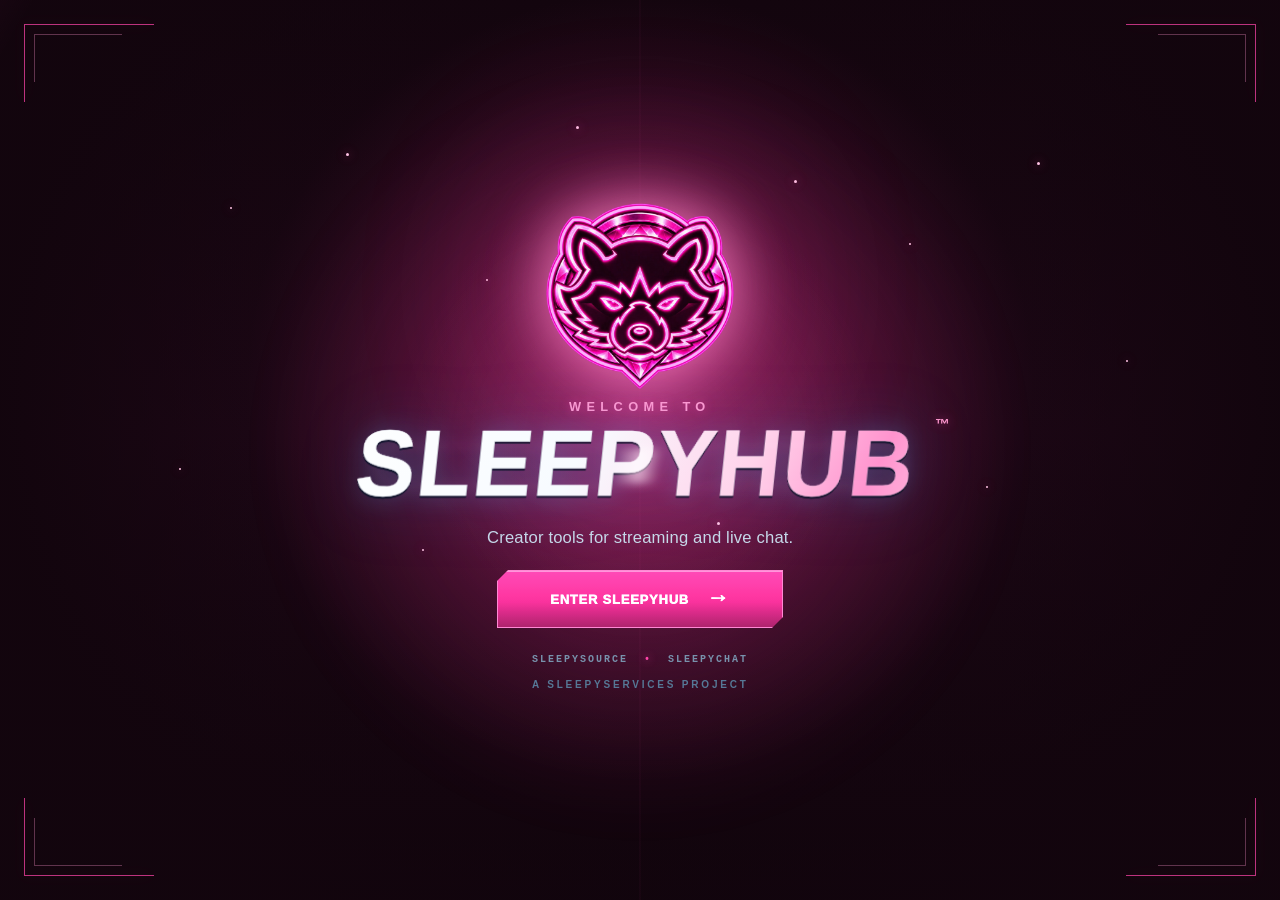
<file: index.html>
<!DOCTYPE html>

<html data-theme="blue" lang="en"><head><meta charset="utf-8"/><meta content="width=device-width,initial-scale=1" name="viewport"/><title>SleepyHub — Welcome</title><meta content="Enter SleepyHub — creator tools for streaming and live chat." name="description"/><link href="assets/images/favicon.png" rel="icon"/><meta content="SleepyHub" property="og:site_name"/><meta content="website" property="og:type"/><meta content="SleepyHub — Welcome" property="og:title"/><meta content="Enter SleepyHub — creator tools for streaming and live chat." property="og:description"/><meta content="summary" name="twitter:card"/><meta content="SleepyHub — Welcome" name="twitter:title"/><meta content="Enter SleepyHub — creator tools for streaming and live chat." name="twitter:description"/><meta content="#020711" name="theme-color"/><link href="https://sleepyhub.sleepyservices.workers.dev/" rel="canonical"/><meta content="https://sleepyhub.sleepyservices.workers.dev/" property="og:url"/><meta content="https://sleepyhub.sleepyservices.workers.dev/assets/images/themes/theme-blue.webp" property="og:image"/><meta content="SleepyHub raccoon logo" property="og:image:alt"/><meta content="https://sleepyhub.sleepyservices.workers.dev/assets/images/themes/theme-blue.webp" name="twitter:image"/><meta content="SleepyHub raccoon logo" name="twitter:image:alt"/><script src="assets/js/site-config.js"></script><script src="assets/js/theme-bootstrap.js"></script><script src="assets/js/site-meta.js"></script><link href="assets/css/app.css" rel="stylesheet"/></head><body class="intro-open">
<div aria-label="Welcome to SleepyHub" aria-modal="true" class="enter-screen" id="sleepyEnterScreen" role="dialog"><h1 class="sr-only">Welcome to SleepyHub</h1>
<div aria-hidden="true" class="enter-grid"></div>
<div aria-hidden="true" class="enter-particles">
<span></span><span></span><span></span><span></span><span></span><span></span><span></span><span></span><span></span><span></span><span></span><span></span>
</div>
<div aria-hidden="true" class="enter-frame enter-frame-outer"></div>
<div aria-hidden="true" class="enter-frame enter-frame-inner"></div>
<div aria-hidden="true" class="enter-glow"></div>
<div class="enter-shell">
<div class="enter-raccoon-wrap enter-reveal enter-reveal-0"><img alt="SleepyHub raccoon emblem" class="enter-raccoon" data-theme-logo="" src="assets/images/themes/theme-blue.webp" style="visibility:hidden"/></div>
<div class="enter-kicker enter-reveal enter-reveal-1">WELCOME TO</div>
<div class="enter-title enter-reveal enter-reveal-2"><span class="enter-title-word">SLEEPYHUB</span><sup>™</sup></div>
<p class="enter-tagline enter-reveal enter-reveal-3">Creator tools for streaming and live chat.</p>
<button class="enter-button" data-target="home.html" id="enterSleepyHub" type="button"><span>ENTER SLEEPYHUB</span><span aria-hidden="true" class="enter-arrow">→</span></button>
<div class="enter-products enter-reveal enter-reveal-6">SLEEPYSOURCE <span>•</span> SLEEPYCHAT</div>
<div class="enter-credit enter-reveal enter-reveal-6">A SLEEPYSERVICES PROJECT</div>
</div>
</div>
<script src="assets/js/app.js"></script></body></html>
</file>
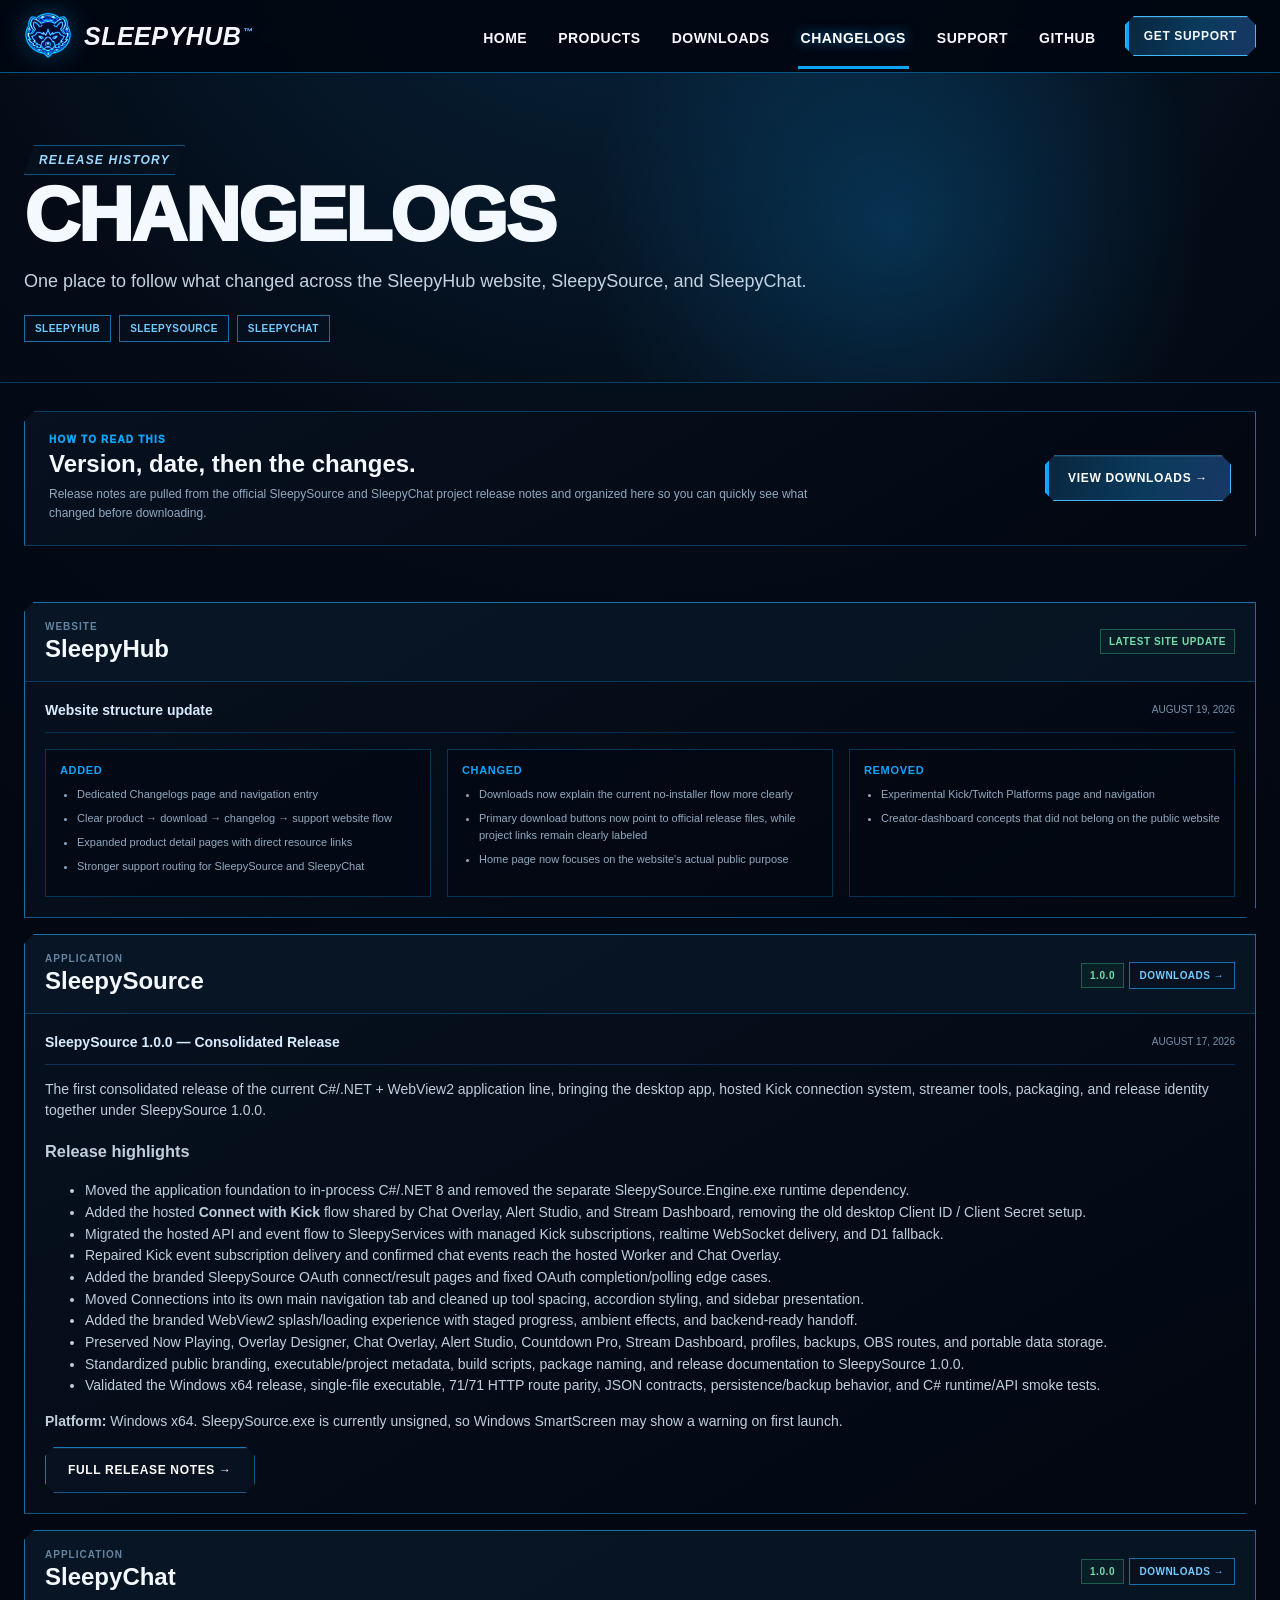
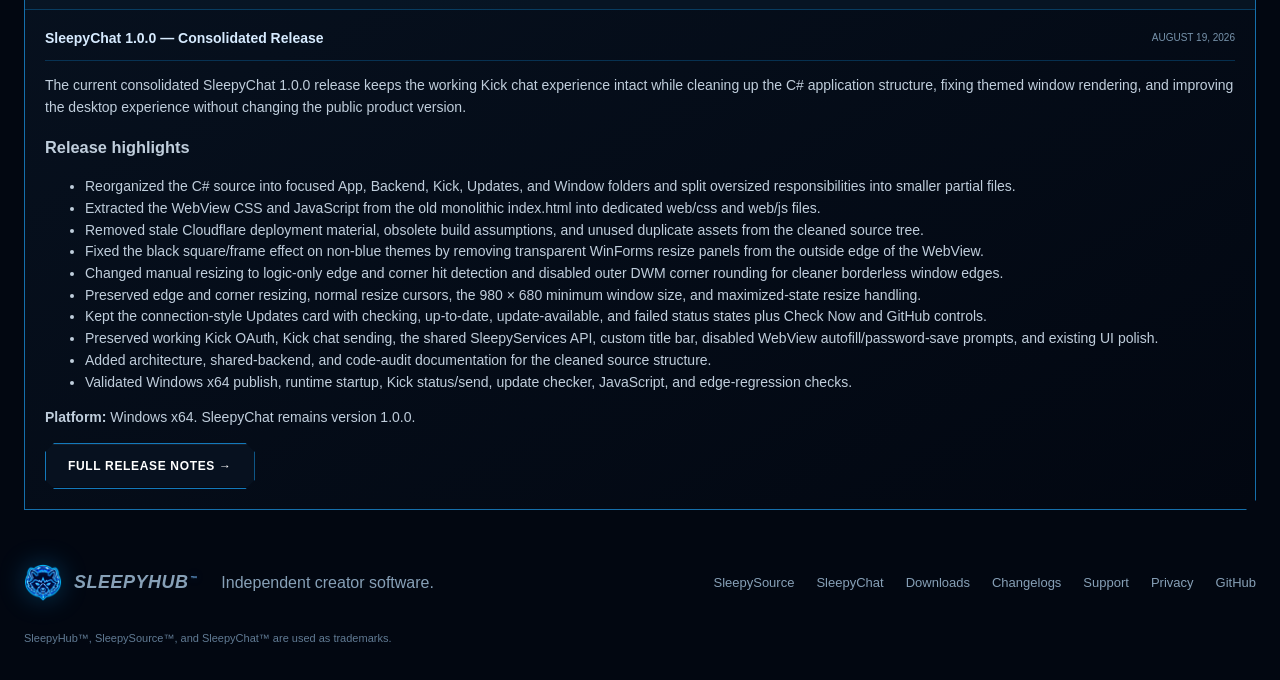
<file: changelog.html>
<!DOCTYPE html>

<html data-theme="blue" lang="en"><head><meta charset="utf-8"/><meta content="width=device-width,initial-scale=1" name="viewport"/><title>Changelogs — SleepyHub</title><meta content="Release notes and change history for SleepyHub, SleepySource and SleepyChat." name="description"/><link href="assets/images/favicon.png" rel="icon"/><meta content="SleepyHub" property="og:site_name"/><meta content="website" property="og:type"/><meta content="Changelogs — SleepyHub" property="og:title"/><meta content="Release notes and change history for SleepyHub, SleepySource and SleepyChat." property="og:description"/><meta content="summary" name="twitter:card"/><meta content="Changelogs — SleepyHub" name="twitter:title"/><meta content="Release notes and change history for SleepyHub, SleepySource and SleepyChat." name="twitter:description"/><meta content="#020711" name="theme-color"/><link href="https://sleepyhub.sleepyservices.workers.dev/changelog.html" rel="canonical"/><meta content="https://sleepyhub.sleepyservices.workers.dev/changelog.html" property="og:url"/><meta content="https://sleepyhub.sleepyservices.workers.dev/assets/images/themes/theme-blue.webp" property="og:image"/><meta content="SleepyHub raccoon logo" property="og:image:alt"/><meta content="https://sleepyhub.sleepyservices.workers.dev/assets/images/themes/theme-blue.webp" name="twitter:image"/><meta content="SleepyHub raccoon logo" name="twitter:image:alt"/><script src="assets/js/site-config.js"></script><script src="assets/js/theme-bootstrap.js"></script><script src="assets/js/site-meta.js"></script><link href="assets/css/app.css" rel="stylesheet"/></head><body><header class="topbar"><div class="wrap nav"><a class="brand" href="home.html"><img alt="SleepyHub raccoon logo" data-theme-logo="" src="assets/images/themes/theme-blue.webp"/><span>SLEEPYHUB<sup class="tm">™</sup></span></a><nav aria-label="Primary navigation" class="navlinks"><a href="home.html">HOME</a><a href="home.html#products">PRODUCTS</a><a href="downloads.html">DOWNLOADS</a><a aria-current="page" class="active" href="changelog.html">CHANGELOGS</a><a href="support.html">SUPPORT</a><a href="github.html">GITHUB</a></nav><a class="community" href="support.html">GET SUPPORT</a><button aria-expanded="false" aria-label="Open menu" class="menu-btn" type="button">MENU</button></div></header><main><section class="page-hero changelog-hero"><div class="wrap"><div class="eyebrow">RELEASE HISTORY</div><h1>CHANGELOGS</h1><p>One place to follow what changed across the SleepyHub website, SleepySource, and SleepyChat.</p><div class="changelog-jump"><a href="#sleepyhub">SLEEPYHUB</a><a href="#sleepysource">SLEEPYSOURCE</a><a href="#sleepychat">SLEEPYCHAT</a></div></div></section>
<section class="section"><div class="wrap"><div class="changelog-intro"><div><span class="section-kicker">HOW TO READ THIS</span><h2>Version, date, then the changes.</h2><p>Release notes are pulled from the official SleepySource and SleepyChat project release notes and organized here so you can quickly see what changed before downloading.</p></div><a class="btn primary" href="downloads.html">VIEW DOWNLOADS →</a></div></div></section>
<section class="section"><div class="wrap changelog-stack"><article class="changelog-product" id="sleepyhub"><div class="changelog-product-head"><div><span class="changelog-product-label">WEBSITE</span><h2>SleepyHub</h2></div><span class="release-status live">LATEST SITE UPDATE</span></div><div class="release-entry"><div class="release-meta"><strong>Website structure update</strong><span>August 19, 2026</span></div><div class="release-columns"><section><h3>Added</h3><ul><li>Dedicated Changelogs page and navigation entry</li><li>Clear product → download → changelog → support website flow</li><li>Expanded product detail pages with direct resource links</li><li>Stronger support routing for SleepySource and SleepyChat</li></ul></section><section><h3>Changed</h3><ul><li>Downloads now explain the current no-installer flow more clearly</li><li>Primary download buttons now point to official release files, while project links remain clearly labeled</li><li>Home page now focuses on the website's actual public purpose</li></ul></section><section><h3>Removed</h3><ul><li>Experimental Kick/Twitch Platforms page and navigation</li><li>Creator-dashboard concepts that did not belong on the public website</li></ul></section></div></div></article>
<article class="changelog-product" id="sleepysource"><div class="changelog-product-head"><div><span class="changelog-product-label">APPLICATION</span><h2>SleepySource</h2></div><div><span class="release-status live">1.0.0</span> <a class="mini-action" href="downloads.html#sleepysource">DOWNLOADS →</a></div></div>
<div class="release-entry"><div class="release-meta"><strong>SleepySource 1.0.0 — Consolidated Release</strong><span>August 17, 2026</span></div><div class="product-text"><p>The first consolidated release of the current C#/.NET + WebView2 application line, bringing the desktop app, hosted Kick connection system, streamer tools, packaging, and release identity together under SleepySource 1.0.0.</p><h3>Release highlights</h3><ul><li>Moved the application foundation to in-process C#/.NET 8 and removed the separate SleepySource.Engine.exe runtime dependency.</li><li>Added the hosted <strong>Connect with Kick</strong> flow shared by Chat Overlay, Alert Studio, and Stream Dashboard, removing the old desktop Client ID / Client Secret setup.</li><li>Migrated the hosted API and event flow to SleepyServices with managed Kick subscriptions, realtime WebSocket delivery, and D1 fallback.</li><li>Repaired Kick event subscription delivery and confirmed chat events reach the hosted Worker and Chat Overlay.</li><li>Added the branded SleepySource OAuth connect/result pages and fixed OAuth completion/polling edge cases.</li><li>Moved Connections into its own main navigation tab and cleaned up tool spacing, accordion styling, and sidebar presentation.</li><li>Added the branded WebView2 splash/loading experience with staged progress, ambient effects, and backend-ready handoff.</li><li>Preserved Now Playing, Overlay Designer, Chat Overlay, Alert Studio, Countdown Pro, Stream Dashboard, profiles, backups, OBS routes, and portable data storage.</li><li>Standardized public branding, executable/project metadata, build scripts, package naming, and release documentation to SleepySource 1.0.0.</li><li>Validated the Windows x64 release, single-file executable, 71/71 HTTP route parity, JSON contracts, persistence/backup behavior, and C# runtime/API smoke tests.</li></ul><p><strong>Platform:</strong> Windows x64. SleepySource.exe is currently unsigned, so Windows SmartScreen may show a warning on first launch.</p></div><div class="actions"><a class="btn" href="https://github.com/SleepyKevy/SleepySource/blob/main/release_notes.txt" rel="noopener noreferrer" target="_blank">FULL RELEASE NOTES →</a></div></div></article>
<article class="changelog-product" id="sleepychat"><div class="changelog-product-head"><div><span class="changelog-product-label">APPLICATION</span><h2>SleepyChat</h2></div><div><span class="release-status live">1.0.0</span> <a class="mini-action" href="downloads.html#sleepychat">DOWNLOADS →</a></div></div>
<div class="release-entry"><div class="release-meta"><strong>SleepyChat 1.0.0 — Consolidated Release</strong><span>August 19, 2026</span></div><div class="product-text"><p>The current consolidated SleepyChat 1.0.0 release keeps the working Kick chat experience intact while cleaning up the C# application structure, fixing themed window rendering, and improving the desktop experience without changing the public product version.</p><h3>Release highlights</h3><ul><li>Reorganized the C# source into focused App, Backend, Kick, Updates, and Window folders and split oversized responsibilities into smaller partial files.</li><li>Extracted the WebView CSS and JavaScript from the old monolithic index.html into dedicated web/css and web/js files.</li><li>Removed stale Cloudflare deployment material, obsolete build assumptions, and unused duplicate assets from the cleaned source tree.</li><li>Fixed the black square/frame effect on non-blue themes by removing transparent WinForms resize panels from the outside edge of the WebView.</li><li>Changed manual resizing to logic-only edge and corner hit detection and disabled outer DWM corner rounding for cleaner borderless window edges.</li><li>Preserved edge and corner resizing, normal resize cursors, the 980 × 680 minimum window size, and maximized-state resize handling.</li><li>Kept the connection-style Updates card with checking, up-to-date, update-available, and failed status states plus Check Now and GitHub controls.</li><li>Preserved working Kick OAuth, Kick chat sending, the shared SleepyServices API, custom title bar, disabled WebView autofill/password-save prompts, and existing UI polish.</li><li>Added architecture, shared-backend, and code-audit documentation for the cleaned source structure.</li><li>Validated Windows x64 publish, runtime startup, Kick status/send, update checker, JavaScript, and edge-regression checks.</li></ul><p><strong>Platform:</strong> Windows x64. SleepyChat remains version 1.0.0.</p></div><div class="actions"><a class="btn" href="https://github.com/SleepyKevy/SleepyChat/blob/main/release_notes.txt" rel="noopener noreferrer" target="_blank">FULL RELEASE NOTES →</a></div></div></article></div></section></main><footer class="footer"><div class="wrap footer-grid"><a class="brand" href="home.html"><img alt="" data-theme-logo="" src="assets/images/themes/theme-blue.webp"/><span>SLEEPYHUB<sup class="tm">™</sup></span></a><span>Independent creator software.</span><nav aria-label="Footer navigation" class="footer-links"><a href="sleepysource.html">SleepySource</a><a href="sleepychat.html">SleepyChat</a><a href="downloads.html">Downloads</a><a href="changelog.html">Changelogs</a><a href="support.html">Support</a><a href="privacy.html">Privacy</a><a href="github.html">GitHub</a></nav><div class="trademark-note">SleepyHub™, SleepySource™, and SleepyChat™ are used as trademarks.</div></div></footer><script src="assets/js/app.js"></script></body></html>
</file>
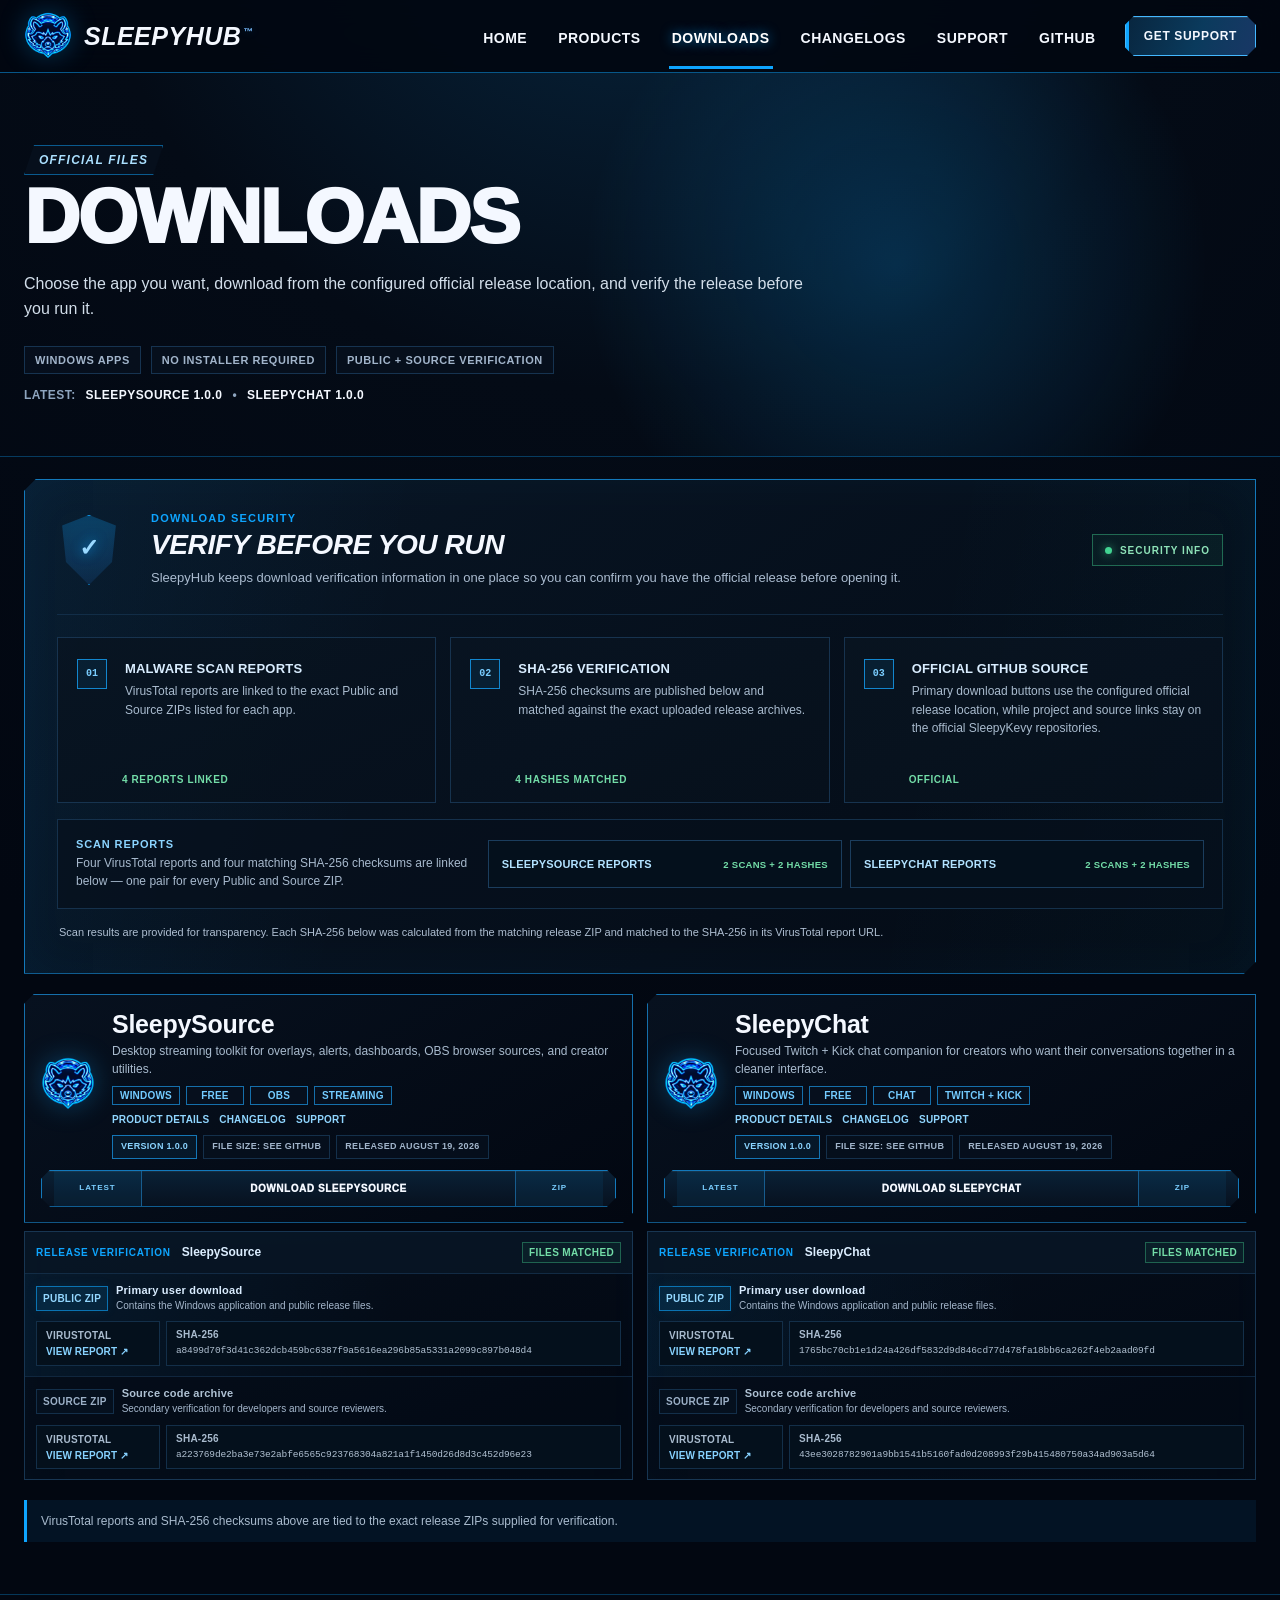
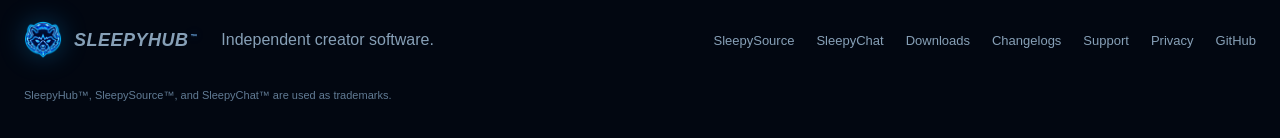
<file: downloads.html>
<!DOCTYPE html>

<html data-theme="blue" lang="en">
<head>
<meta charset="utf-8"/>
<meta content="width=device-width,initial-scale=1" name="viewport"/>
<title>Downloads — SleepyHub</title>
<meta content="Download SleepySource and SleepyChat." name="description"/>
<link href="assets/images/favicon.png" rel="icon"/>
<meta content="SleepyHub" property="og:site_name"/><meta content="website" property="og:type"/><meta content="Downloads — SleepyHub" property="og:title"/><meta content="Download SleepySource and SleepyChat." property="og:description"/><meta content="summary" name="twitter:card"/><meta content="Downloads — SleepyHub" name="twitter:title"/><meta content="Download SleepySource and SleepyChat." name="twitter:description"/><meta content="#020711" name="theme-color"/><link href="https://sleepyhub.sleepyservices.workers.dev/downloads.html" rel="canonical"/><meta content="https://sleepyhub.sleepyservices.workers.dev/downloads.html" property="og:url"/><meta content="https://sleepyhub.sleepyservices.workers.dev/assets/images/themes/theme-blue.webp" property="og:image"/><meta content="SleepyHub raccoon logo" property="og:image:alt"/><meta content="https://sleepyhub.sleepyservices.workers.dev/assets/images/themes/theme-blue.webp" name="twitter:image"/><meta content="SleepyHub raccoon logo" name="twitter:image:alt"/><script src="assets/js/site-config.js"></script><script src="assets/js/theme-bootstrap.js"></script><script src="assets/js/site-meta.js"></script><link href="assets/css/app.css" rel="stylesheet"/></head>
<body class="downloads-page">
<header class="topbar">
<div class="wrap nav">
<a class="brand" href="home.html">
<img alt="SleepyHub raccoon logo" data-theme-logo="" src="assets/images/themes/theme-blue.webp"/>
<span>SLEEPYHUB<sup class="tm">™</sup></span>
</a>
<nav aria-label="Primary navigation" class="navlinks">
<a href="home.html">HOME</a>
<a href="home.html#products">PRODUCTS</a>
<a aria-current="page" class="active" href="downloads.html">DOWNLOADS</a>
<a href="changelog.html">CHANGELOGS</a>
<a href="support.html">SUPPORT</a>
<a href="github.html">GITHUB</a>
</nav>
<a class="community" href="support.html">GET SUPPORT</a>
<button aria-expanded="false" aria-label="Open menu" class="menu-btn" type="button">MENU</button>
</div>
</header>
<main>
<section class="page-hero downloads-hero">
<div class="wrap downloads-hero-grid">
<div>
<div class="eyebrow">OFFICIAL FILES</div>
<h1>DOWNLOADS</h1>
<p>Choose the app you want, download from the configured official release location, and verify the release before you run it.</p>
<div aria-label="Download summary" class="download-hero-meta">
<span>Windows Apps</span>
<span>No Installer Required</span>
<span>Public + Source Verification</span>
</div>
<div aria-label="Current app versions" class="latest-version-line">Latest: <strong>SleepySource 1.0.0</strong> • <strong>SleepyChat 1.0.0</strong></div></div>
</div>
</section>
<section class="section downloads-main-section">
<div class="wrap downloads-stack">
<section aria-labelledby="download-security-title" class="download-security">
<div class="security-header">
<div aria-hidden="true" class="security-shield"><span>✓</span></div>
<div class="security-heading">
<div class="security-kicker">DOWNLOAD SECURITY</div>
<h2 id="download-security-title">VERIFY BEFORE YOU RUN</h2>
<p>SleepyHub keeps download verification information in one place so you can confirm you have the official release before opening it.</p>
</div>
<div class="security-badge"><span aria-hidden="true" class="security-dot"></span>SECURITY INFO</div>
</div>
<div class="security-grid">
<article class="security-item">
<div aria-hidden="true" class="security-icon">01</div>
<div><h3>Malware Scan Reports</h3><p>VirusTotal reports are linked to the exact Public and Source ZIPs listed for each app.</p></div>
<span class="security-state verified">4 REPORTS LINKED</span>
</article>
<article class="security-item">
<div aria-hidden="true" class="security-icon">02</div>
<div><h3>SHA-256 Verification</h3><p>SHA-256 checksums are published below and matched against the exact uploaded release archives.</p></div>
<span class="security-state verified">4 HASHES MATCHED</span>
</article>
<article class="security-item">
<div aria-hidden="true" class="security-icon">03</div>
<div><h3>Official GitHub Source</h3><p>Primary download buttons use the configured official release location, while project and source links stay on the official SleepyKevy repositories.</p></div>
<span class="security-state official">OFFICIAL</span>
</article>
</div>
<div class="security-reports">
<div class="security-reports-copy">
<strong>SCAN REPORTS</strong>
<span>Four VirusTotal reports and four matching SHA-256 checksums are linked below — one pair for every Public and Source ZIP.</span>
</div>
<div class="security-report-actions">
<a class="security-report-btn is-ready" href="#sleepysource-verification">SLEEPYSOURCE REPORTS <em>2 SCANS + 2 HASHES</em></a>
<a class="security-report-btn is-ready" href="#sleepychat-verification">SLEEPYCHAT REPORTS <em>2 SCANS + 2 HASHES</em></a>
</div>
</div>
<p class="security-footnote">Scan results are provided for transparency. Each SHA-256 below was calculated from the matching release ZIP and matched to the SHA-256 in its VirusTotal report URL.</p>
</section>
<div class="downloads-products-grid">
<section aria-labelledby="sleepysource-download-title" class="download-product-block" id="sleepysource">
<div class="content-card download-card">
<img alt="" data-theme-logo="" src="assets/images/themes/theme-blue.webp"/>
<div>
<h2 id="sleepysource-download-title">SleepySource</h2>
<p>Desktop streaming toolkit for overlays, alerts, dashboards, OBS browser sources, and creator utilities.</p>
<span class="tag">Windows</span><span class="tag">Free</span><span class="tag">OBS</span><span class="tag">Streaming</span>
<div class="download-inline-links">
<a href="sleepysource.html">Product details</a>
<a href="changelog.html#sleepysource">Changelog</a>
<a href="support.html#sleepysource-support">Support</a>
</div>
<div class="release-asset-meta" data-asset="SleepySource_1.0.0.zip" data-release-meta="" data-repo="SleepyKevy/SleepySource" data-tag="v1.0.0"><span class="release-asset-pill">VERSION 1.0.0</span><span class="release-asset-pill" data-release-size="">FILE SIZE: CHECKING…</span><span class="release-asset-pill" data-release-date="">RELEASED AUGUST 19, 2026</span></div></div>
<a class="btn primary download-action" data-link-key="sleepysourceDownload" href="https://github.com/SleepyKevy/SleepySource/releases/download/v1.0.0/SleepySource_1.0.0.zip" rel="noopener noreferrer"><span class="download-action-kind">LATEST</span><span class="download-action-label">DOWNLOAD SLEEPYSOURCE</span><span class="download-action-file">ZIP</span></a>
</div>
<div aria-label="SleepySource release verification" class="release-verification" id="sleepysource-verification">
<div class="release-verify-head">
<div><span class="release-verify-kicker">RELEASE VERIFICATION</span><strong>SleepySource</strong></div>
<span class="release-verify-status verified">FILES MATCHED</span>
</div>
<div class="release-file primary-file">
<div class="release-file-title">
<span class="file-type-badge public">PUBLIC ZIP</span>
<div><strong>Primary user download</strong><small>Contains the Windows application and public release files.</small></div>
</div>
<div class="release-checks">
<a class="release-check report-link" href="https://www.virustotal.com/gui/file/a8499d70f3d41c362dcb459bc6387f9a5616ea296b85a5331a2099c897b048d4" rel="noopener noreferrer" target="_blank"><span>VIRUSTOTAL</span><strong>VIEW REPORT ↗</strong></a>
<div class="release-check hash"><span>SHA-256</span><code title="a8499d70f3d41c362dcb459bc6387f9a5616ea296b85a5331a2099c897b048d4">a8499d70f3d41c362dcb459bc6387f9a5616ea296b85a5331a2099c897b048d4</code></div>
</div>
</div>
<div class="release-file source-file">
<div class="release-file-title">
<span class="file-type-badge source">SOURCE ZIP</span>
<div><strong>Source code archive</strong><small>Secondary verification for developers and source reviewers.</small></div>
</div>
<div class="release-checks">
<a class="release-check report-link" href="https://www.virustotal.com/gui/file/a223769de2ba3e73e2abfe6565c923768304a821a1f1450d26d8d3c452d96e23" rel="noopener noreferrer" target="_blank"><span>VIRUSTOTAL</span><strong>VIEW REPORT ↗</strong></a>
<div class="release-check hash"><span>SHA-256</span><code title="a223769de2ba3e73e2abfe6565c923768304a821a1f1450d26d8d3c452d96e23">a223769de2ba3e73e2abfe6565c923768304a821a1f1450d26d8d3c452d96e23</code></div>
</div>
</div>
</div>
</section>
<section aria-labelledby="sleepychat-download-title" class="download-product-block" id="sleepychat">
<div class="content-card download-card">
<img alt="" data-theme-logo="" src="assets/images/themes/theme-blue.webp"/>
<div>
<h2 id="sleepychat-download-title">SleepyChat</h2>
<p>Focused Twitch + Kick chat companion for creators who want their conversations together in a cleaner interface.</p>
<span class="tag">Windows</span><span class="tag">Free</span><span class="tag">Chat</span><span class="tag">Twitch + Kick</span>
<div class="download-inline-links">
<a href="sleepychat.html">Product details</a>
<a href="changelog.html#sleepychat">Changelog</a>
<a href="support.html#sleepychat-support">Support</a>
</div>
<div class="release-asset-meta" data-asset="SleepyChat_1.0.0_Public.zip" data-release-meta="" data-repo="SleepyKevy/SleepyChat" data-tag="v1.0.0"><span class="release-asset-pill">VERSION 1.0.0</span><span class="release-asset-pill" data-release-size="">FILE SIZE: CHECKING…</span><span class="release-asset-pill" data-release-date="">RELEASED AUGUST 19, 2026</span></div></div>
<a class="btn primary download-action" data-link-key="sleepychatDownload" href="https://github.com/SleepyKevy/SleepyChat/releases/download/v1.0.0/SleepyChat_1.0.0_Public.zip" rel="noopener noreferrer"><span class="download-action-kind">LATEST</span><span class="download-action-label">DOWNLOAD SLEEPYCHAT</span><span class="download-action-file">ZIP</span></a>
</div>
<div aria-label="SleepyChat release verification" class="release-verification" id="sleepychat-verification">
<div class="release-verify-head">
<div><span class="release-verify-kicker">RELEASE VERIFICATION</span><strong>SleepyChat</strong></div>
<span class="release-verify-status verified">FILES MATCHED</span>
</div>
<div class="release-file primary-file">
<div class="release-file-title">
<span class="file-type-badge public">PUBLIC ZIP</span>
<div><strong>Primary user download</strong><small>Contains the Windows application and public release files.</small></div>
</div>
<div class="release-checks">
<a class="release-check report-link" href="https://www.virustotal.com/gui/file/1765bc70cb1e1d24a426df5832d9d846cd77d478fa18bb6ca262f4eb2aad09fd/details" rel="noopener noreferrer" target="_blank"><span>VIRUSTOTAL</span><strong>VIEW REPORT ↗</strong></a>
<div class="release-check hash"><span>SHA-256</span><code title="1765bc70cb1e1d24a426df5832d9d846cd77d478fa18bb6ca262f4eb2aad09fd">1765bc70cb1e1d24a426df5832d9d846cd77d478fa18bb6ca262f4eb2aad09fd</code></div>
</div>
</div>
<div class="release-file source-file">
<div class="release-file-title">
<span class="file-type-badge source">SOURCE ZIP</span>
<div><strong>Source code archive</strong><small>Secondary verification for developers and source reviewers.</small></div>
</div>
<div class="release-checks">
<a class="release-check report-link" href="https://www.virustotal.com/gui/file/43ee3028782901a9bb1541b5160fad0d208993f29b415480750a34ad903a5d64?nocache=1" rel="noopener noreferrer" target="_blank"><span>VIRUSTOTAL</span><strong>VIEW REPORT ↗</strong></a>
<div class="release-check hash"><span>SHA-256</span><code title="43ee3028782901a9bb1541b5160fad0d208993f29b415480750a34ad903a5d64">43ee3028782901a9bb1541b5160fad0d208993f29b415480750a34ad903a5d64</code></div>
</div>
</div>
</div>
</section>
</div>
<div class="notice" id="pending-note">VirusTotal reports and SHA-256 checksums above are tied to the exact release ZIPs supplied for verification.</div>
</div></section></main>
<footer class="footer">
<div class="wrap footer-grid">
<a class="brand" href="home.html"><img alt="" data-theme-logo="" src="assets/images/themes/theme-blue.webp"/><span>SLEEPYHUB<sup class="tm">™</sup></span></a>
<span>Independent creator software.</span>
<nav aria-label="Footer navigation" class="footer-links">
<a href="sleepysource.html">SleepySource</a>
<a href="sleepychat.html">SleepyChat</a>
<a href="downloads.html">Downloads</a>
<a href="changelog.html">Changelogs</a>
<a href="support.html">Support</a>
<a href="privacy.html">Privacy</a>
<a href="github.html">GitHub</a>
</nav>
<div class="trademark-note">SleepyHub™, SleepySource™, and SleepyChat™ are used as trademarks.</div>
</div>
</footer>
<script src="assets/js/release-meta.js"></script><script src="assets/js/app.js"></script>
</body>
</html>
</file>
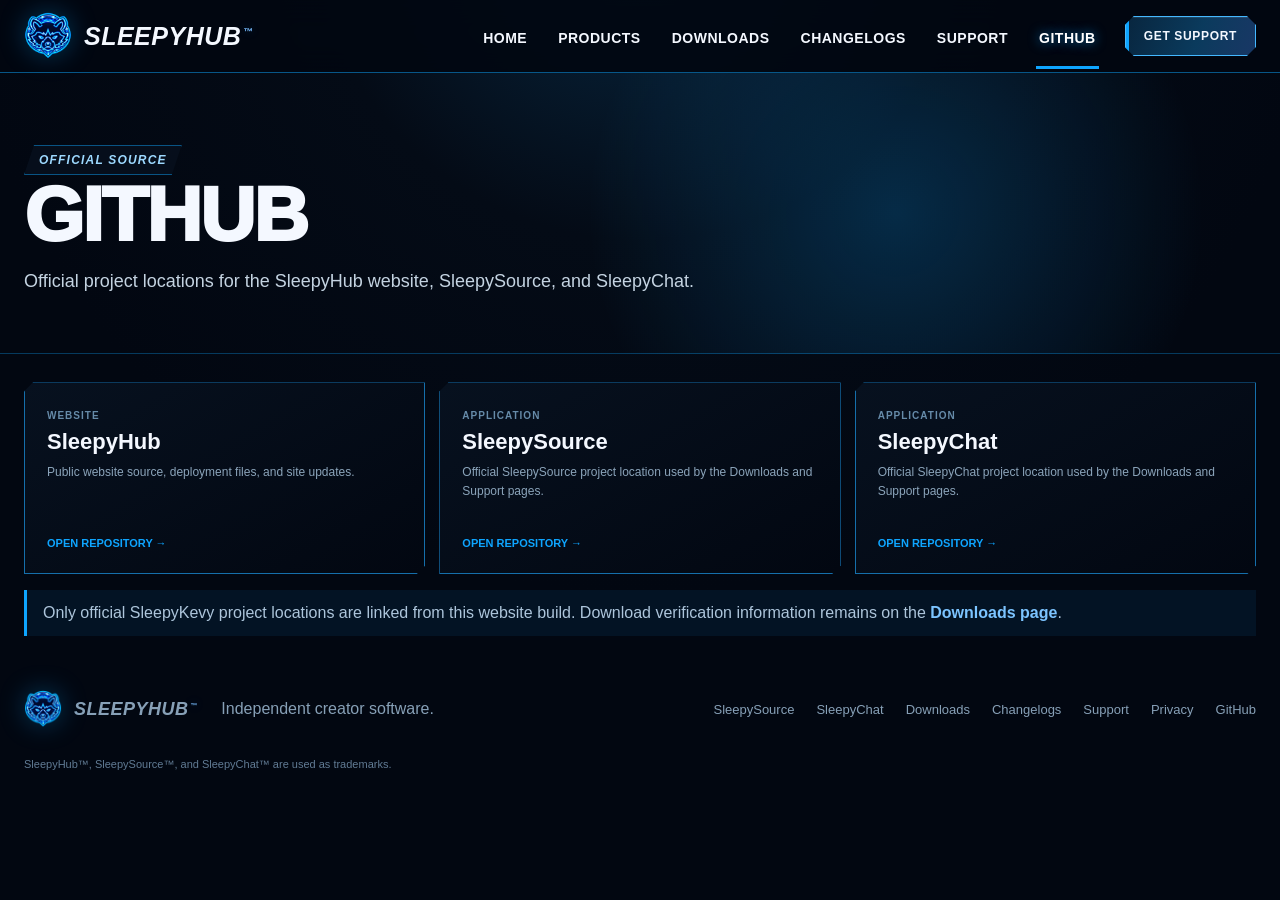
<file: github.html>
<!DOCTYPE html>

<html data-theme="blue" lang="en"><head><meta charset="utf-8"/><meta content="width=device-width,initial-scale=1" name="viewport"/><title>GitHub — SleepyHub</title><meta content="Official GitHub project links for SleepyHub, SleepySource and SleepyChat." name="description"/><link href="assets/images/favicon.png" rel="icon"/><meta content="SleepyHub" property="og:site_name"/><meta content="website" property="og:type"/><meta content="GitHub — SleepyHub" property="og:title"/><meta content="Official GitHub project links for SleepyHub, SleepySource and SleepyChat." property="og:description"/><meta content="summary" name="twitter:card"/><meta content="GitHub — SleepyHub" name="twitter:title"/><meta content="Official GitHub project links for SleepyHub, SleepySource and SleepyChat." name="twitter:description"/><meta content="#020711" name="theme-color"/><link href="https://sleepyhub.sleepyservices.workers.dev/github.html" rel="canonical"/><meta content="https://sleepyhub.sleepyservices.workers.dev/github.html" property="og:url"/><meta content="https://sleepyhub.sleepyservices.workers.dev/assets/images/themes/theme-blue.webp" property="og:image"/><meta content="SleepyHub raccoon logo" property="og:image:alt"/><meta content="https://sleepyhub.sleepyservices.workers.dev/assets/images/themes/theme-blue.webp" name="twitter:image"/><meta content="SleepyHub raccoon logo" name="twitter:image:alt"/><script src="assets/js/site-config.js"></script><script src="assets/js/theme-bootstrap.js"></script><script src="assets/js/site-meta.js"></script><link href="assets/css/app.css" rel="stylesheet"/></head><body><header class="topbar"><div class="wrap nav"><a class="brand" href="home.html"><img alt="SleepyHub raccoon logo" data-theme-logo="" src="assets/images/themes/theme-blue.webp"/><span>SLEEPYHUB<sup class="tm">™</sup></span></a><nav aria-label="Primary navigation" class="navlinks"><a href="home.html">HOME</a><a href="home.html#products">PRODUCTS</a><a href="downloads.html">DOWNLOADS</a><a href="changelog.html">CHANGELOGS</a><a href="support.html">SUPPORT</a><a aria-current="page" class="active" href="github.html">GITHUB</a></nav><a class="community" href="support.html">GET SUPPORT</a><button aria-expanded="false" aria-label="Open menu" class="menu-btn" type="button">MENU</button></div></header><main><section class="page-hero"><div class="wrap"><div class="eyebrow">OFFICIAL SOURCE</div><h1>GITHUB</h1><p>Official project locations for the SleepyHub website, SleepySource, and SleepyChat.</p></div></section><section class="section"><div class="wrap"><div class="github-grid"><a class="github-project" href="https://github.com/SleepyKevy/SleepyHub" rel="noopener noreferrer" target="_blank"><span>WEBSITE</span><h2>SleepyHub</h2><p>Public website source, deployment files, and site updates.</p><strong>OPEN REPOSITORY →</strong></a><a class="github-project" href="https://github.com/SleepyKevy/SleepySource" rel="noopener noreferrer" target="_blank"><span>APPLICATION</span><h2>SleepySource</h2><p>Official SleepySource project location used by the Downloads and Support pages.</p><strong>OPEN REPOSITORY →</strong></a><a class="github-project" href="https://github.com/SleepyKevy/SleepyChat" rel="noopener noreferrer" target="_blank"><span>APPLICATION</span><h2>SleepyChat</h2><p>Official SleepyChat project location used by the Downloads and Support pages.</p><strong>OPEN REPOSITORY →</strong></a></div><div class="notice github-notice">Only official SleepyKevy project locations are linked from this website build. Download verification information remains on the <a href="downloads.html">Downloads page</a>.</div></div></section></main><footer class="footer"><div class="wrap footer-grid"><a class="brand" href="home.html"><img alt="" data-theme-logo="" src="assets/images/themes/theme-blue.webp"/><span>SLEEPYHUB<sup class="tm">™</sup></span></a><span>Independent creator software.</span><nav aria-label="Footer navigation" class="footer-links"><a href="sleepysource.html">SleepySource</a><a href="sleepychat.html">SleepyChat</a><a href="downloads.html">Downloads</a><a href="changelog.html">Changelogs</a><a href="support.html">Support</a><a href="privacy.html">Privacy</a><a href="github.html">GitHub</a></nav><div class="trademark-note">SleepyHub™, SleepySource™, and SleepyChat™ are used as trademarks.</div></div></footer><script src="assets/js/app.js"></script></body></html>
</file>
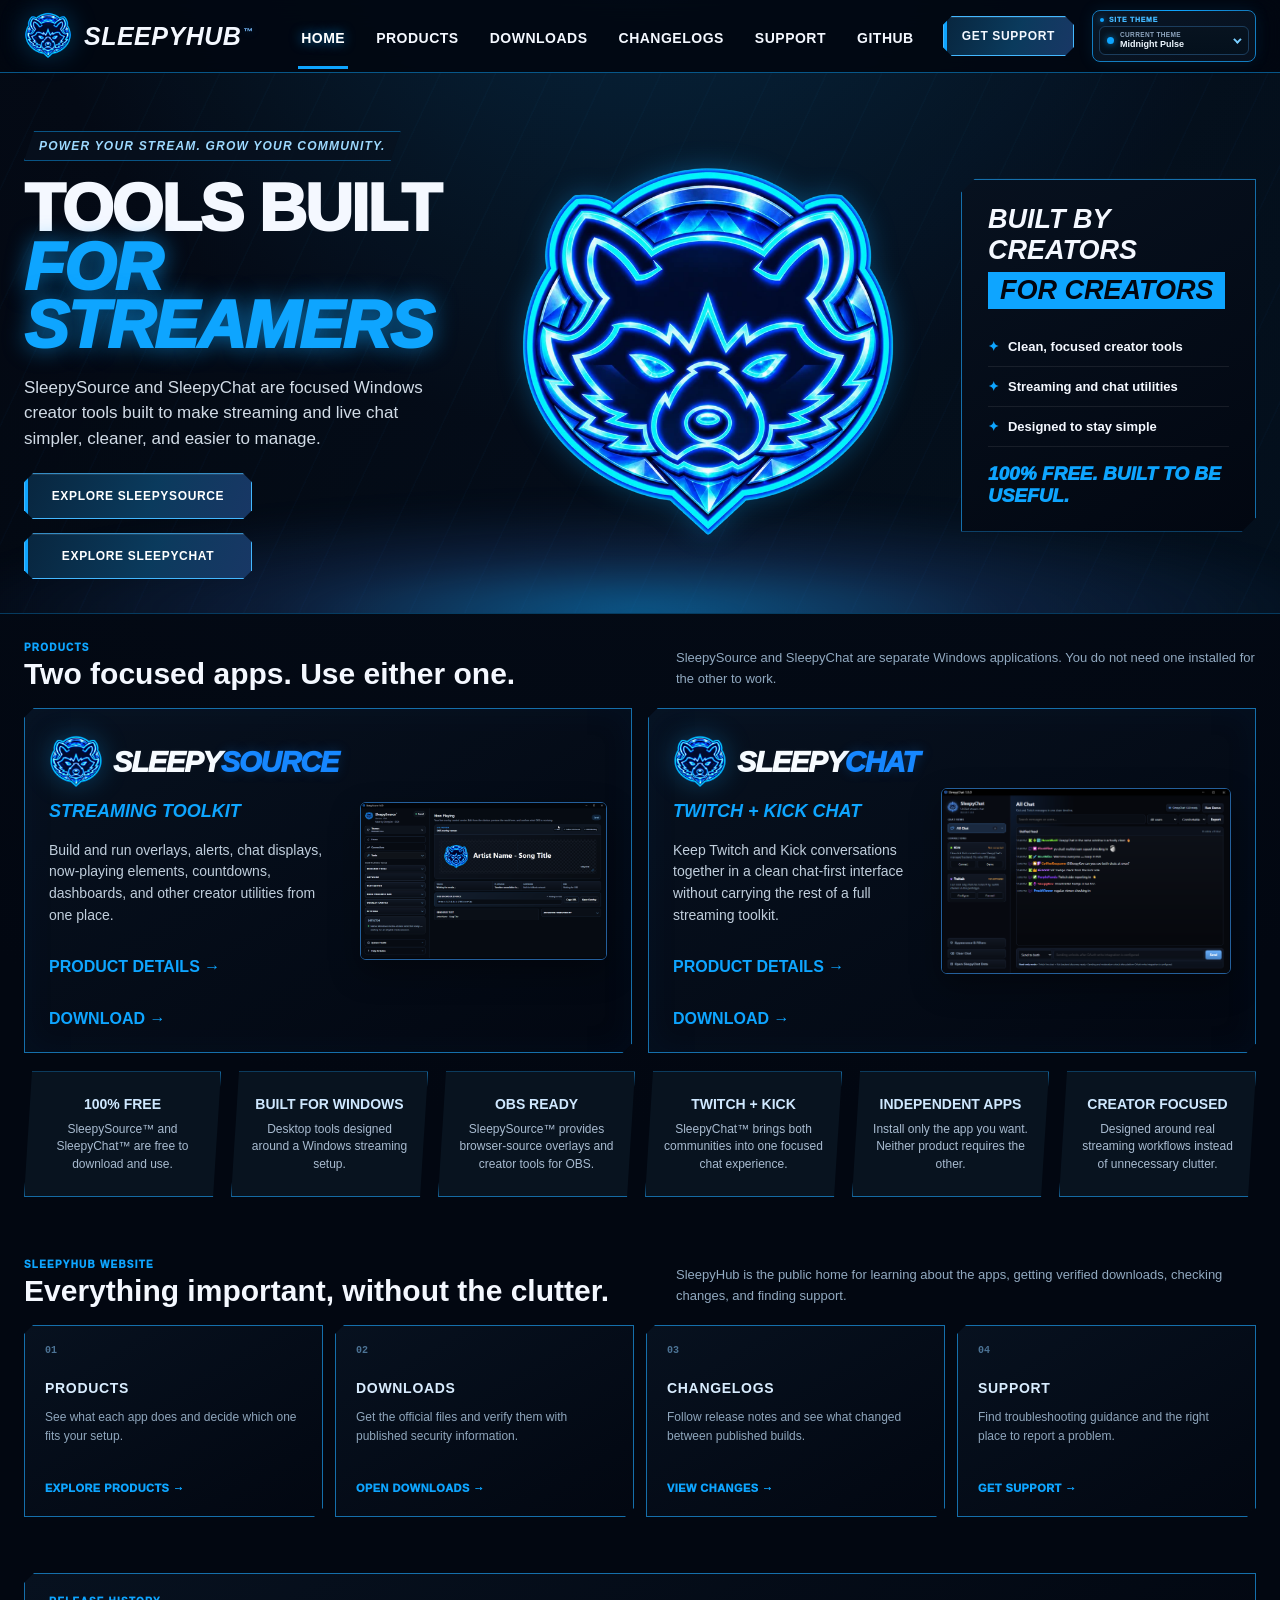
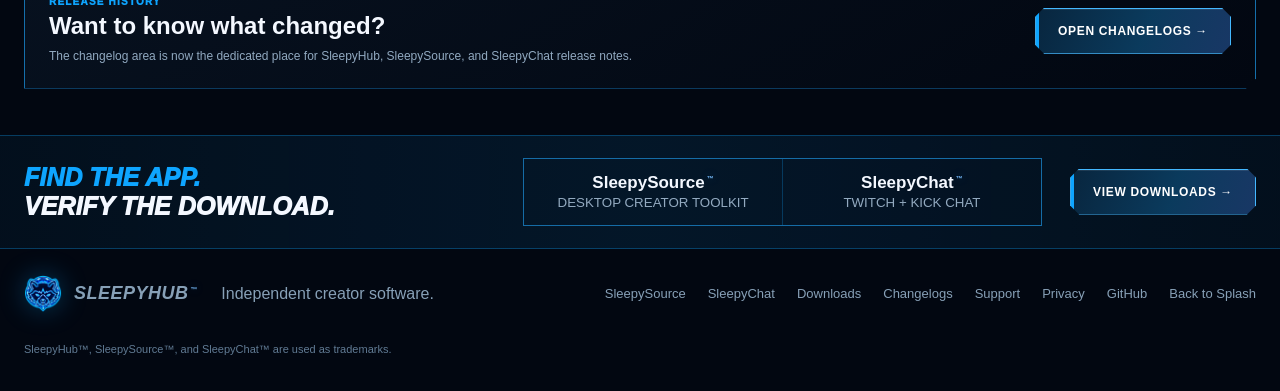
<file: home.html>
<!DOCTYPE html>

<html data-theme="blue" lang="en"><head><meta charset="utf-8"/><meta content="width=device-width,initial-scale=1" name="viewport"/><title>SleepyHub — Tools Built for Streamers</title><meta content="SleepySource and SleepyChat: free Windows creator tools for streaming, overlays, alerts, Twitch and Kick chat." name="description"/><link href="assets/images/favicon.png" rel="icon"/><meta content="SleepyHub" property="og:site_name"/><meta content="website" property="og:type"/><meta content="SleepyHub — Tools Built for Streamers" property="og:title"/><meta content="SleepySource and SleepyChat: free Windows creator tools for streaming, overlays, alerts, Twitch and Kick chat." property="og:description"/><meta content="summary" name="twitter:card"/><meta content="SleepyHub — Tools Built for Streamers" name="twitter:title"/><meta content="SleepySource and SleepyChat: free Windows creator tools for streaming, overlays, alerts, Twitch and Kick chat." name="twitter:description"/><meta content="#020711" name="theme-color"/><link href="https://sleepyhub.sleepyservices.workers.dev/home.html" rel="canonical"/><meta content="https://sleepyhub.sleepyservices.workers.dev/home.html" property="og:url"/><meta content="https://sleepyhub.sleepyservices.workers.dev/assets/images/themes/theme-blue.webp" property="og:image"/><meta content="SleepyHub raccoon logo" property="og:image:alt"/><meta content="https://sleepyhub.sleepyservices.workers.dev/assets/images/themes/theme-blue.webp" name="twitter:image"/><meta content="SleepyHub raccoon logo" name="twitter:image:alt"/><script src="assets/js/site-config.js"></script><script src="assets/js/theme-bootstrap.js"></script><script src="assets/js/site-meta.js"></script><link href="assets/css/app.css" rel="stylesheet"/></head><body class="home-page"><header class="topbar"><div class="wrap nav"><a class="brand" href="home.html"><img alt="SleepyHub raccoon logo" data-theme-logo="" src="assets/images/themes/theme-blue.webp"/><span>SLEEPYHUB<sup class="tm">™</sup></span></a><nav aria-label="Primary navigation" class="navlinks"><a aria-current="page" class="active" href="home.html">HOME</a><a href="home.html#products">PRODUCTS</a><a href="downloads.html">DOWNLOADS</a><a href="changelog.html">CHANGELOGS</a><a href="support.html">SUPPORT</a><a href="github.html">GITHUB</a></nav><a class="community" href="support.html">GET SUPPORT</a><aside aria-label="SleepyHub theme selector" class="home-theme-panel"><div class="home-theme-label">SITE THEME</div><div class="theme-picker" id="hubThemePicker"><button aria-controls="hubThemePickerMenu" aria-expanded="false" aria-haspopup="listbox" class="theme-picker-button" id="hubThemePickerButton" type="button"><span class="theme-picker-current"><i aria-hidden="true" class="theme-current-swatch"></i><span><small>Current theme</small><strong id="hubThemeName">Midnight Pulse</strong></span></span><i aria-hidden="true" class="theme-picker-chevron"></i></button><div aria-label="SleepyHub theme" class="theme-picker-menu" hidden="" id="hubThemePickerMenu" role="listbox"><button aria-selected="true" class="theme-option" data-theme-value="blue" role="option" type="button"><i aria-hidden="true" class="theme-option-swatch"></i><span class="theme-option-name">Midnight Pulse</span><span class="theme-option-check">✓</span></button><button aria-selected="false" class="theme-option" data-theme-value="red" role="option" type="button"><i aria-hidden="true" class="theme-option-swatch"></i><span class="theme-option-name">Crimson Rush</span><span class="theme-option-check">✓</span></button><button aria-selected="false" class="theme-option" data-theme-value="purple" role="option" type="button"><i aria-hidden="true" class="theme-option-swatch"></i><span class="theme-option-name">Violet Void</span><span class="theme-option-check">✓</span></button><button aria-selected="false" class="theme-option" data-theme-value="green" role="option" type="button"><i aria-hidden="true" class="theme-option-swatch"></i><span class="theme-option-name">Toxic Glow</span><span class="theme-option-check">✓</span></button><button aria-selected="false" class="theme-option" data-theme-value="pink" role="option" type="button"><i aria-hidden="true" class="theme-option-swatch"></i><span class="theme-option-name">Bubblegum Byte</span><span class="theme-option-check">✓</span></button></div></div></aside><button aria-expanded="false" aria-label="Open menu" class="menu-btn" type="button">MENU</button></div></header><main>
<section class="hero"><div class="wrap hero-grid"><div class="hero-copy"><div class="eyebrow">POWER YOUR STREAM. GROW YOUR COMMUNITY.</div><h1>TOOLS BUILT <span class="brush">FOR STREAMERS</span></h1><p>SleepySource and SleepyChat are focused Windows creator tools built to make streaming and live chat simpler, cleaner, and easier to manage.</p><div class="actions"><a class="btn primary" href="sleepysource.html">EXPLORE SLEEPYSOURCE</a><a class="btn primary" href="sleepychat.html">EXPLORE SLEEPYCHAT</a></div></div><div class="mascot-zone"><img alt="SleepyHub raccoon emblem" data-theme-logo="" src="assets/images/themes/theme-blue.webp"/></div><aside class="creator-panel"><h2>BUILT BY CREATORS<br/><span>FOR CREATORS</span></h2><ul class="creator-list"><li>Clean, focused creator tools</li><li>Streaming and chat utilities</li><li>Designed to stay simple</li></ul><div class="free-line">100% FREE. BUILT TO BE USEFUL.</div></aside></div></section>
<section class="section" id="products"><div class="wrap"><div class="section-head"><div><span class="section-kicker">PRODUCTS</span><h2 class="section-title">Two focused apps. Use either one.</h2></div><p>SleepySource and SleepyChat are separate Windows applications. You do not need one installed for the other to work.</p></div><div class="product-grid"><article class="tech-card"><div><div class="product-wordmark"><img alt="" class="wordmark-raccoon" data-theme-logo="" src="assets/images/themes/theme-blue.webp"/><span class="wordmark-text"><span class="wordmark-sleepy">SLEEPY</span><span class="wordmark-accent">SOURCE</span></span></div><div class="product-sub">Streaming Toolkit</div><p class="product-text">Build and run overlays, alerts, chat displays, now-playing elements, countdowns, dashboards, and other creator utilities from one place.</p><div class="card-links"><a class="learn" href="sleepysource.html">PRODUCT DETAILS →</a><a class="learn secondary-link" href="downloads.html#sleepysource">DOWNLOAD →</a></div></div><div class="mock-window app-preview"><img alt="SleepySource application interface" src="assets/images/sleepysource-app.png"/></div></article>
<article class="tech-card"><div><div class="product-wordmark"><img alt="" class="wordmark-raccoon" data-theme-logo="" src="assets/images/themes/theme-blue.webp"/><span class="wordmark-text"><span class="wordmark-sleepy">SLEEPY</span><span class="wordmark-accent">CHAT</span></span></div><div class="product-sub">Twitch + Kick Chat</div><p class="product-text">Keep Twitch and Kick conversations together in a clean chat-first interface without carrying the rest of a full streaming toolkit.</p><div class="card-links"><a class="learn" href="sleepychat.html">PRODUCT DETAILS →</a><a class="learn secondary-link" href="downloads.html#sleepychat">DOWNLOAD →</a></div></div><div class="mock-window app-preview"><img alt="SleepyChat application interface" src="assets/images/sleepychat-app.png"/></div></article></div>
<div class="feature-grid clean-features"><div class="feature"><div><h3>100% Free</h3><p>SleepySource™ and SleepyChat™ are free to download and use.</p></div></div><div class="feature"><div><h3>Built for Windows</h3><p>Desktop tools designed around a Windows streaming setup.</p></div></div><div class="feature"><div><h3>OBS Ready</h3><p>SleepySource™ provides browser-source overlays and creator tools for OBS.</p></div></div><div class="feature"><div><h3>Twitch + Kick</h3><p>SleepyChat™ brings both communities into one focused chat experience.</p></div></div><div class="feature"><div><h3>Independent Apps</h3><p>Install only the app you want. Neither product requires the other.</p></div></div><div class="feature"><div><h3>Creator Focused</h3><p>Designed around real streaming workflows instead of unnecessary clutter.</p></div></div></div></div></section>
<section class="section resource-section"><div class="wrap"><div class="section-head"><div><span class="section-kicker">SLEEPYHUB WEBSITE</span><h2 class="section-title">Everything important, without the clutter.</h2></div><p>SleepyHub is the public home for learning about the apps, getting verified downloads, checking changes, and finding support.</p></div><div class="resource-grid"><a class="resource-card" href="#products"><span class="resource-number">01</span><strong>PRODUCTS</strong><p>See what each app does and decide which one fits your setup.</p><span class="resource-action">EXPLORE PRODUCTS →</span></a><a class="resource-card" href="downloads.html"><span class="resource-number">02</span><strong>DOWNLOADS</strong><p>Get the official files and verify them with published security information.</p><span class="resource-action">OPEN DOWNLOADS →</span></a><a class="resource-card" href="changelog.html"><span class="resource-number">03</span><strong>CHANGELOGS</strong><p>Follow release notes and see what changed between published builds.</p><span class="resource-action">VIEW CHANGES →</span></a><a class="resource-card" href="support.html"><span class="resource-number">04</span><strong>SUPPORT</strong><p>Find troubleshooting guidance and the right place to report a problem.</p><span class="resource-action">GET SUPPORT →</span></a></div></div></section>
<section class="section"><div class="wrap"><div class="update-strip"><div><span class="section-kicker">RELEASE HISTORY</span><h2>Want to know what changed?</h2><p>The changelog area is now the dedicated place for SleepyHub, SleepySource, and SleepyChat release notes.</p></div><a class="btn primary" href="changelog.html">OPEN CHANGELOGS →</a></div></div></section>
<section class="cta-strip"><div class="wrap cta-grid"><div class="cta-copy"><span>FIND THE APP.</span><br/>VERIFY THE DOWNLOAD.</div><div class="principles two"><div class="principle"><strong>SleepySource<sup class="tm heading-tm">™</sup></strong><small>Desktop creator toolkit</small></div><div class="principle"><strong>SleepyChat<sup class="tm heading-tm">™</sup></strong><small>Twitch + Kick chat</small></div></div><a class="btn primary" href="downloads.html">VIEW DOWNLOADS →</a></div></section></main><footer class="footer"><div class="wrap footer-grid"><a class="brand" href="home.html"><img alt="" data-theme-logo="" src="assets/images/themes/theme-blue.webp"/><span>SLEEPYHUB<sup class="tm">™</sup></span></a><span>Independent creator software.</span><nav aria-label="Footer navigation" class="footer-links"><a href="sleepysource.html">SleepySource</a><a href="sleepychat.html">SleepyChat</a><a href="downloads.html">Downloads</a><a href="changelog.html">Changelogs</a><a href="support.html">Support</a><a href="privacy.html">Privacy</a><a href="github.html">GitHub</a><a href="index.html">Back to Splash</a></nav><div class="trademark-note">SleepyHub™, SleepySource™, and SleepyChat™ are used as trademarks.</div></div></footer><script src="assets/js/app.js"></script></body></html>
</file>
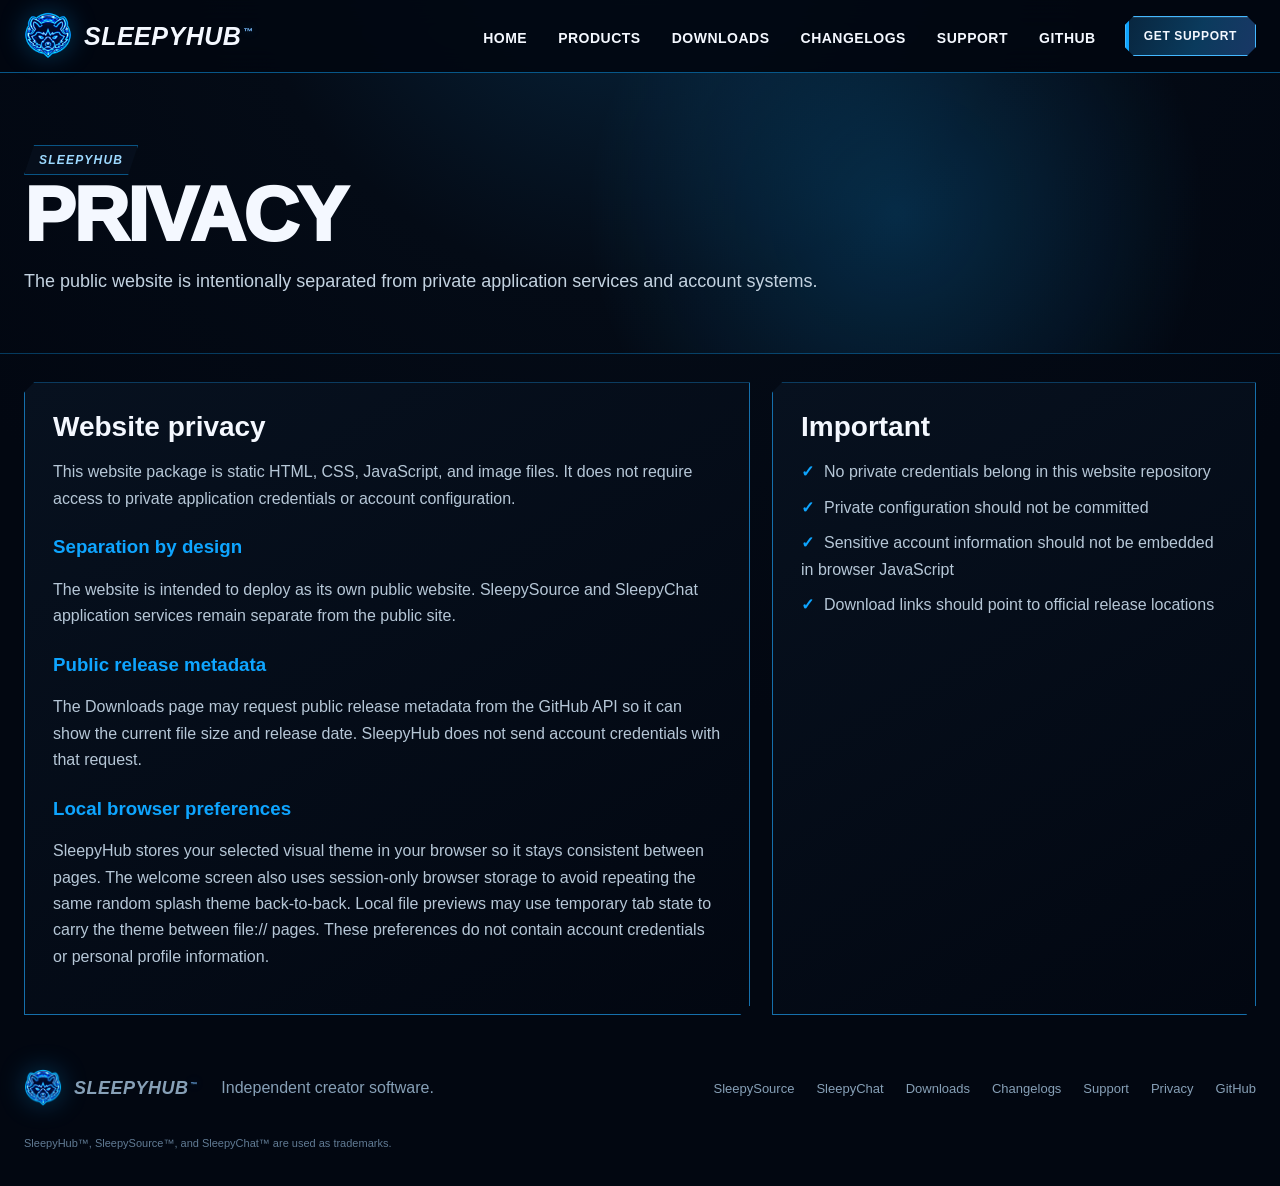
<file: privacy.html>
<!DOCTYPE html>

<html data-theme="blue" lang="en"><head><meta charset="utf-8"/><meta content="width=device-width,initial-scale=1" name="viewport"/><title>Privacy — SleepyHub</title><meta content="Privacy and deployment separation for the SleepyHub website." name="description"/><link href="assets/images/favicon.png" rel="icon"/><meta content="SleepyHub" property="og:site_name"/><meta content="website" property="og:type"/><meta content="Privacy — SleepyHub" property="og:title"/><meta content="Privacy and deployment separation for the SleepyHub website." property="og:description"/><meta content="summary" name="twitter:card"/><meta content="Privacy — SleepyHub" name="twitter:title"/><meta content="Privacy and deployment separation for the SleepyHub website." name="twitter:description"/><meta content="#020711" name="theme-color"/><link href="https://sleepyhub.sleepyservices.workers.dev/privacy.html" rel="canonical"/><meta content="https://sleepyhub.sleepyservices.workers.dev/privacy.html" property="og:url"/><meta content="https://sleepyhub.sleepyservices.workers.dev/assets/images/themes/theme-blue.webp" property="og:image"/><meta content="SleepyHub raccoon logo" property="og:image:alt"/><meta content="https://sleepyhub.sleepyservices.workers.dev/assets/images/themes/theme-blue.webp" name="twitter:image"/><meta content="SleepyHub raccoon logo" name="twitter:image:alt"/><script src="assets/js/site-config.js"></script><script src="assets/js/theme-bootstrap.js"></script><script src="assets/js/site-meta.js"></script><link href="assets/css/app.css" rel="stylesheet"/></head><body><header class="topbar"><div class="wrap nav"><a class="brand" href="home.html"><img alt="SleepyHub raccoon logo" data-theme-logo="" src="assets/images/themes/theme-blue.webp"/><span>SLEEPYHUB<sup class="tm">™</sup></span></a><nav aria-label="Primary navigation" class="navlinks"><a href="home.html">HOME</a><a href="home.html#products">PRODUCTS</a><a href="downloads.html">DOWNLOADS</a><a href="changelog.html">CHANGELOGS</a><a href="support.html">SUPPORT</a><a href="github.html">GITHUB</a></nav><a class="community" href="support.html">GET SUPPORT</a><button aria-expanded="false" aria-label="Open menu" class="menu-btn" type="button">MENU</button></div></header><main><section class="page-hero"><div class="wrap"><div class="eyebrow">SLEEPYHUB</div><h1>PRIVACY</h1><p>The public website is intentionally separated from private application services and account systems.</p></div></section><section class="section"><div class="wrap"><div class="content-grid"><article class="content-card"><h2>Website privacy</h2><p>This website package is static HTML, CSS, JavaScript, and image files. It does not require access to private application credentials or account configuration.</p><h3>Separation by design</h3><p>The website is intended to deploy as its own public website. SleepySource and SleepyChat application services remain separate from the public site.</p><h3>Public release metadata</h3><p>The Downloads page may request public release metadata from the GitHub API so it can show the current file size and release date. SleepyHub does not send account credentials with that request.</p><h3 id="browser-storage-note">Local browser preferences</h3><p>SleepyHub stores your selected visual theme in your browser so it stays consistent between pages. The welcome screen also uses session-only browser storage to avoid repeating the same random splash theme back-to-back. Local file previews may use temporary tab state to carry the theme between file:// pages. These preferences do not contain account credentials or personal profile information.</p></article><aside class="content-card"><h2>Important</h2><ul class="checklist"><li>No private credentials belong in this website repository</li><li>Private configuration should not be committed</li><li>Sensitive account information should not be embedded in browser JavaScript</li><li>Download links should point to official release locations</li></ul></aside></div></div></section></main><footer class="footer"><div class="wrap footer-grid"><a class="brand" href="home.html"><img alt="" data-theme-logo="" src="assets/images/themes/theme-blue.webp"/><span>SLEEPYHUB<sup class="tm">™</sup></span></a><span>Independent creator software.</span><nav aria-label="Footer navigation" class="footer-links"><a href="sleepysource.html">SleepySource</a><a href="sleepychat.html">SleepyChat</a><a href="downloads.html">Downloads</a><a href="changelog.html">Changelogs</a><a href="support.html">Support</a><a href="privacy.html">Privacy</a><a href="github.html">GitHub</a></nav><div class="trademark-note">SleepyHub™, SleepySource™, and SleepyChat™ are used as trademarks.</div></div></footer><script src="assets/js/app.js"></script></body></html>
</file>
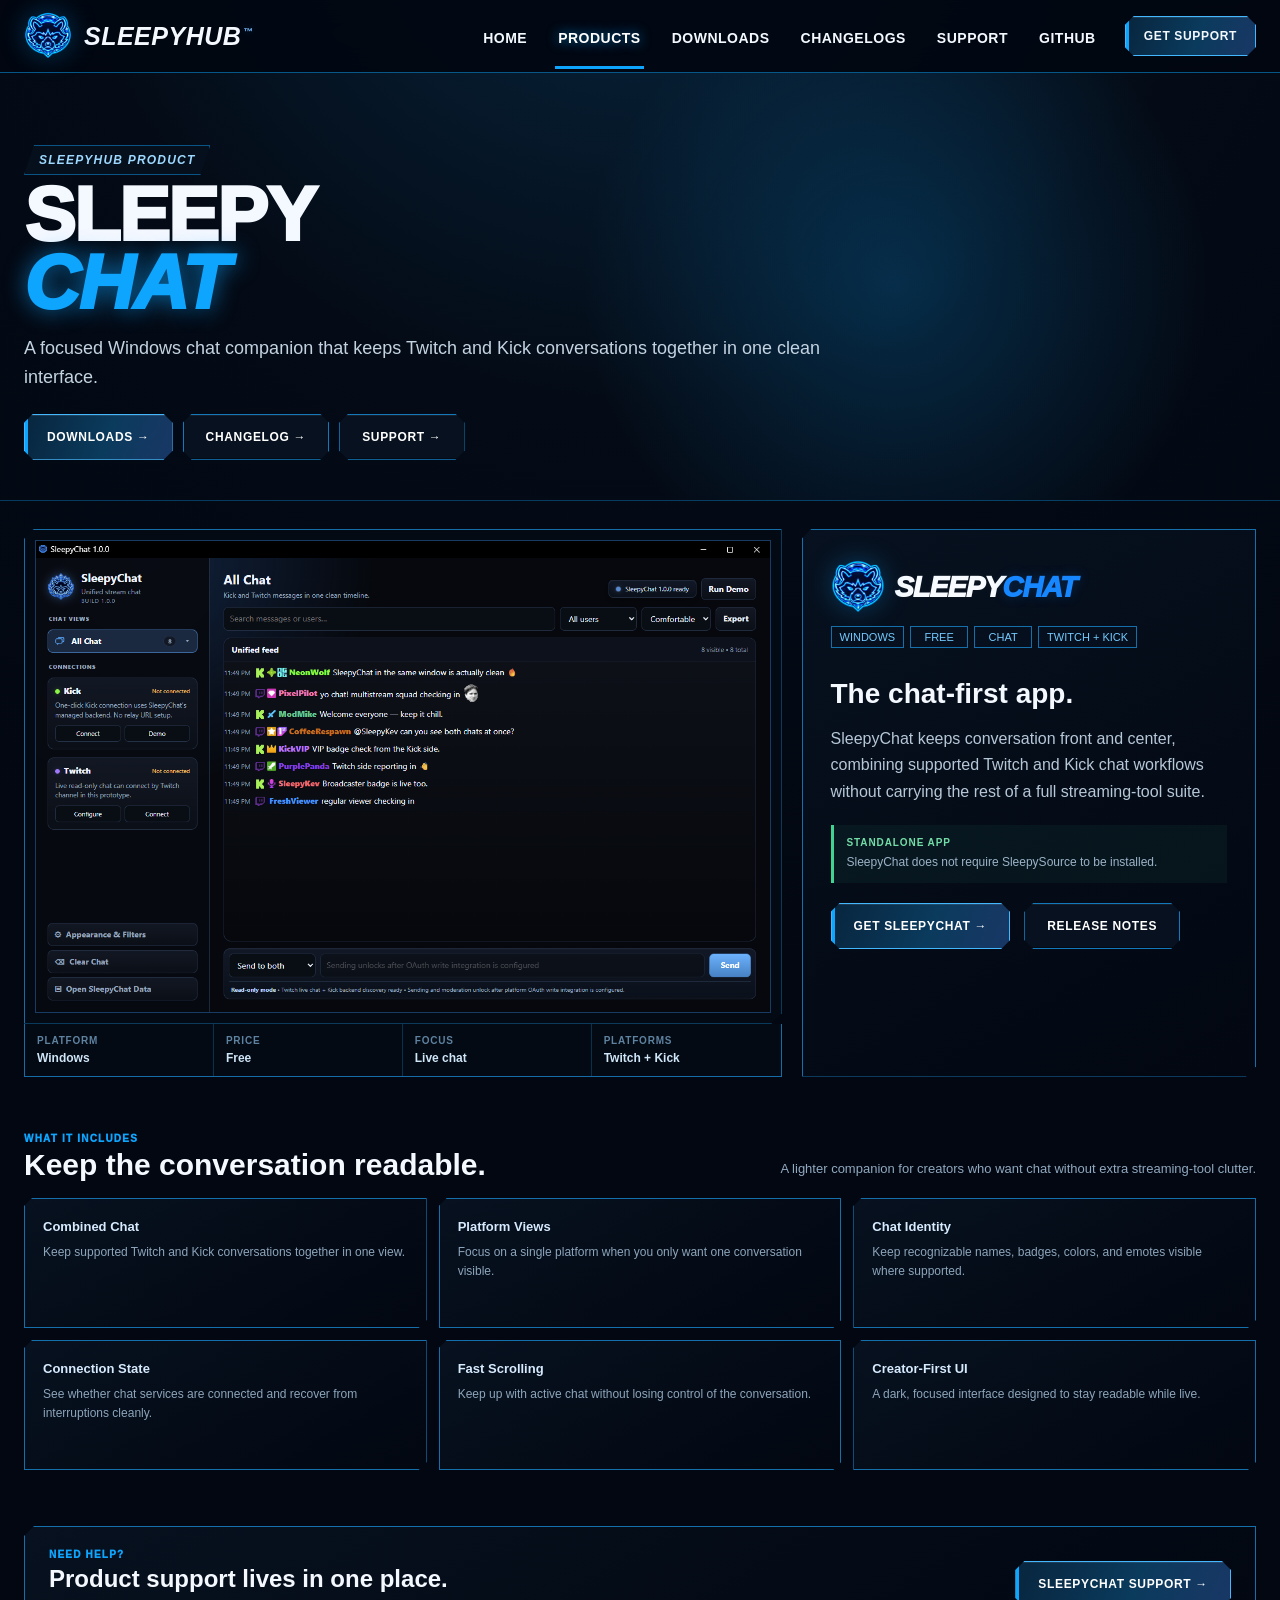
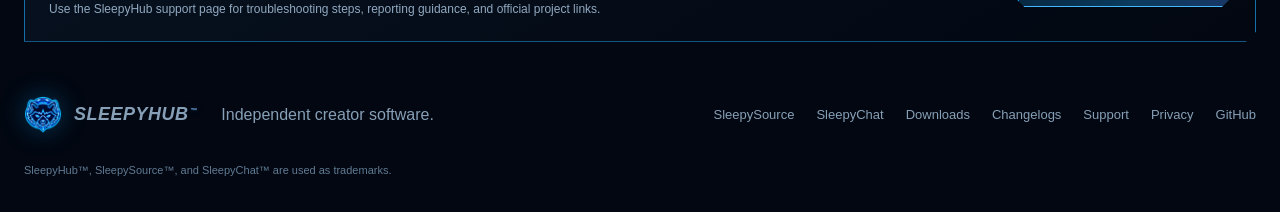
<file: sleepychat.html>
<!DOCTYPE html>

<html data-theme="blue" lang="en"><head><meta charset="utf-8"/><meta content="width=device-width,initial-scale=1" name="viewport"/><title>SleepyChat — SleepyHub</title><meta content="Product details, downloads, changelogs and support information for SleepyChat." name="description"/><link href="assets/images/favicon.png" rel="icon"/><meta content="SleepyHub" property="og:site_name"/><meta content="website" property="og:type"/><meta content="SleepyChat — SleepyHub" property="og:title"/><meta content="Product details, downloads, changelogs and support information for SleepyChat." property="og:description"/><meta content="summary" name="twitter:card"/><meta content="SleepyChat — SleepyHub" name="twitter:title"/><meta content="Product details, downloads, changelogs and support information for SleepyChat." name="twitter:description"/><meta content="#020711" name="theme-color"/><link href="https://sleepyhub.sleepyservices.workers.dev/sleepychat.html" rel="canonical"/><meta content="https://sleepyhub.sleepyservices.workers.dev/sleepychat.html" property="og:url"/><meta content="https://sleepyhub.sleepyservices.workers.dev/assets/images/themes/theme-blue.webp" property="og:image"/><meta content="SleepyHub raccoon logo" property="og:image:alt"/><meta content="https://sleepyhub.sleepyservices.workers.dev/assets/images/themes/theme-blue.webp" name="twitter:image"/><meta content="SleepyHub raccoon logo" name="twitter:image:alt"/><script src="assets/js/site-config.js"></script><script src="assets/js/theme-bootstrap.js"></script><script src="assets/js/site-meta.js"></script><link href="assets/css/app.css" rel="stylesheet"/></head><body><header class="topbar"><div class="wrap nav"><a class="brand" href="home.html"><img alt="SleepyHub raccoon logo" data-theme-logo="" src="assets/images/themes/theme-blue.webp"/><span>SLEEPYHUB<sup class="tm">™</sup></span></a><nav aria-label="Primary navigation" class="navlinks"><a href="home.html">HOME</a><a aria-current="page" class="active" href="home.html#products">PRODUCTS</a><a href="downloads.html">DOWNLOADS</a><a href="changelog.html">CHANGELOGS</a><a href="support.html">SUPPORT</a><a href="github.html">GITHUB</a></nav><a class="community" href="support.html">GET SUPPORT</a><button aria-expanded="false" aria-label="Open menu" class="menu-btn" type="button">MENU</button></div></header><main><section class="page-hero"><div class="wrap"><div class="eyebrow">SLEEPYHUB PRODUCT</div><h1>SLEEPY<span class="brush">CHAT</span></h1><p>A focused Windows chat companion that keeps Twitch and Kick conversations together in one clean interface.</p><div class="page-actions"><a class="btn primary" href="downloads.html#sleepychat">DOWNLOADS →</a><a class="btn" href="changelog.html#sleepychat">CHANGELOG →</a><a class="btn" href="support.html#sleepychat-support">SUPPORT →</a></div></div></section>
<section class="section"><div class="wrap"><div class="product-detail-grid"><article class="product-showcase"><div class="product-shot"><img alt="SleepyChat application interface" src="assets/images/sleepychat-app.png"/></div><div class="quick-facts"><div class="quick-fact"><span>PLATFORM</span><strong>Windows</strong></div><div class="quick-fact"><span>PRICE</span><strong>Free</strong></div><div class="quick-fact"><span>FOCUS</span><strong>Live chat</strong></div><div class="quick-fact"><span>PLATFORMS</span><strong>Twitch + Kick</strong></div></div></article><aside class="content-card product-summary"><div class="product-wordmark detail-wordmark"><img alt="" class="wordmark-raccoon" data-theme-logo="" src="assets/images/themes/theme-blue.webp"/><span class="wordmark-text"><span class="wordmark-sleepy">SLEEPY</span><span class="wordmark-accent">CHAT</span></span></div><span class="tag">Windows</span><span class="tag">Free</span><span class="tag">Chat</span><span class="tag">Twitch + Kick</span><h2>The chat-first app.</h2><p>SleepyChat keeps conversation front and center, combining supported Twitch and Kick chat workflows without carrying the rest of a full streaming-tool suite.</p><div class="independent-note"><strong>STANDALONE APP</strong><span>SleepyChat does not require SleepySource to be installed.</span></div><div class="actions"><a class="btn primary" href="downloads.html#sleepychat">GET SLEEPYCHAT →</a><a class="btn" href="changelog.html#sleepychat">RELEASE NOTES</a></div></aside></div></div></section>
<section class="section"><div class="wrap"><div class="section-head"><div><span class="section-kicker">WHAT IT INCLUDES</span><h2 class="section-title">Keep the conversation readable.</h2></div><p>A lighter companion for creators who want chat without extra streaming-tool clutter.</p></div><div class="capability-grid"><article class="capability-card"><strong>Combined Chat</strong><p>Keep supported Twitch and Kick conversations together in one view.</p></article><article class="capability-card"><strong>Platform Views</strong><p>Focus on a single platform when you only want one conversation visible.</p></article><article class="capability-card"><strong>Chat Identity</strong><p>Keep recognizable names, badges, colors, and emotes visible where supported.</p></article><article class="capability-card"><strong>Connection State</strong><p>See whether chat services are connected and recover from interruptions cleanly.</p></article><article class="capability-card"><strong>Fast Scrolling</strong><p>Keep up with active chat without losing control of the conversation.</p></article><article class="capability-card"><strong>Creator-First UI</strong><p>A dark, focused interface designed to stay readable while live.</p></article></div></div></section>
<section class="section"><div class="wrap"><div class="support-callout"><div><span class="section-kicker">NEED HELP?</span><h2>Product support lives in one place.</h2><p>Use the SleepyHub support page for troubleshooting steps, reporting guidance, and official project links.</p></div><a class="btn primary" href="support.html#sleepychat-support">SLEEPYCHAT SUPPORT →</a></div></div></section></main><footer class="footer"><div class="wrap footer-grid"><a class="brand" href="home.html"><img alt="" data-theme-logo="" src="assets/images/themes/theme-blue.webp"/><span>SLEEPYHUB<sup class="tm">™</sup></span></a><span>Independent creator software.</span><nav aria-label="Footer navigation" class="footer-links"><a href="sleepysource.html">SleepySource</a><a href="sleepychat.html">SleepyChat</a><a href="downloads.html">Downloads</a><a href="changelog.html">Changelogs</a><a href="support.html">Support</a><a href="privacy.html">Privacy</a><a href="github.html">GitHub</a></nav><div class="trademark-note">SleepyHub™, SleepySource™, and SleepyChat™ are used as trademarks.</div></div></footer><script src="assets/js/app.js"></script></body></html>
</file>
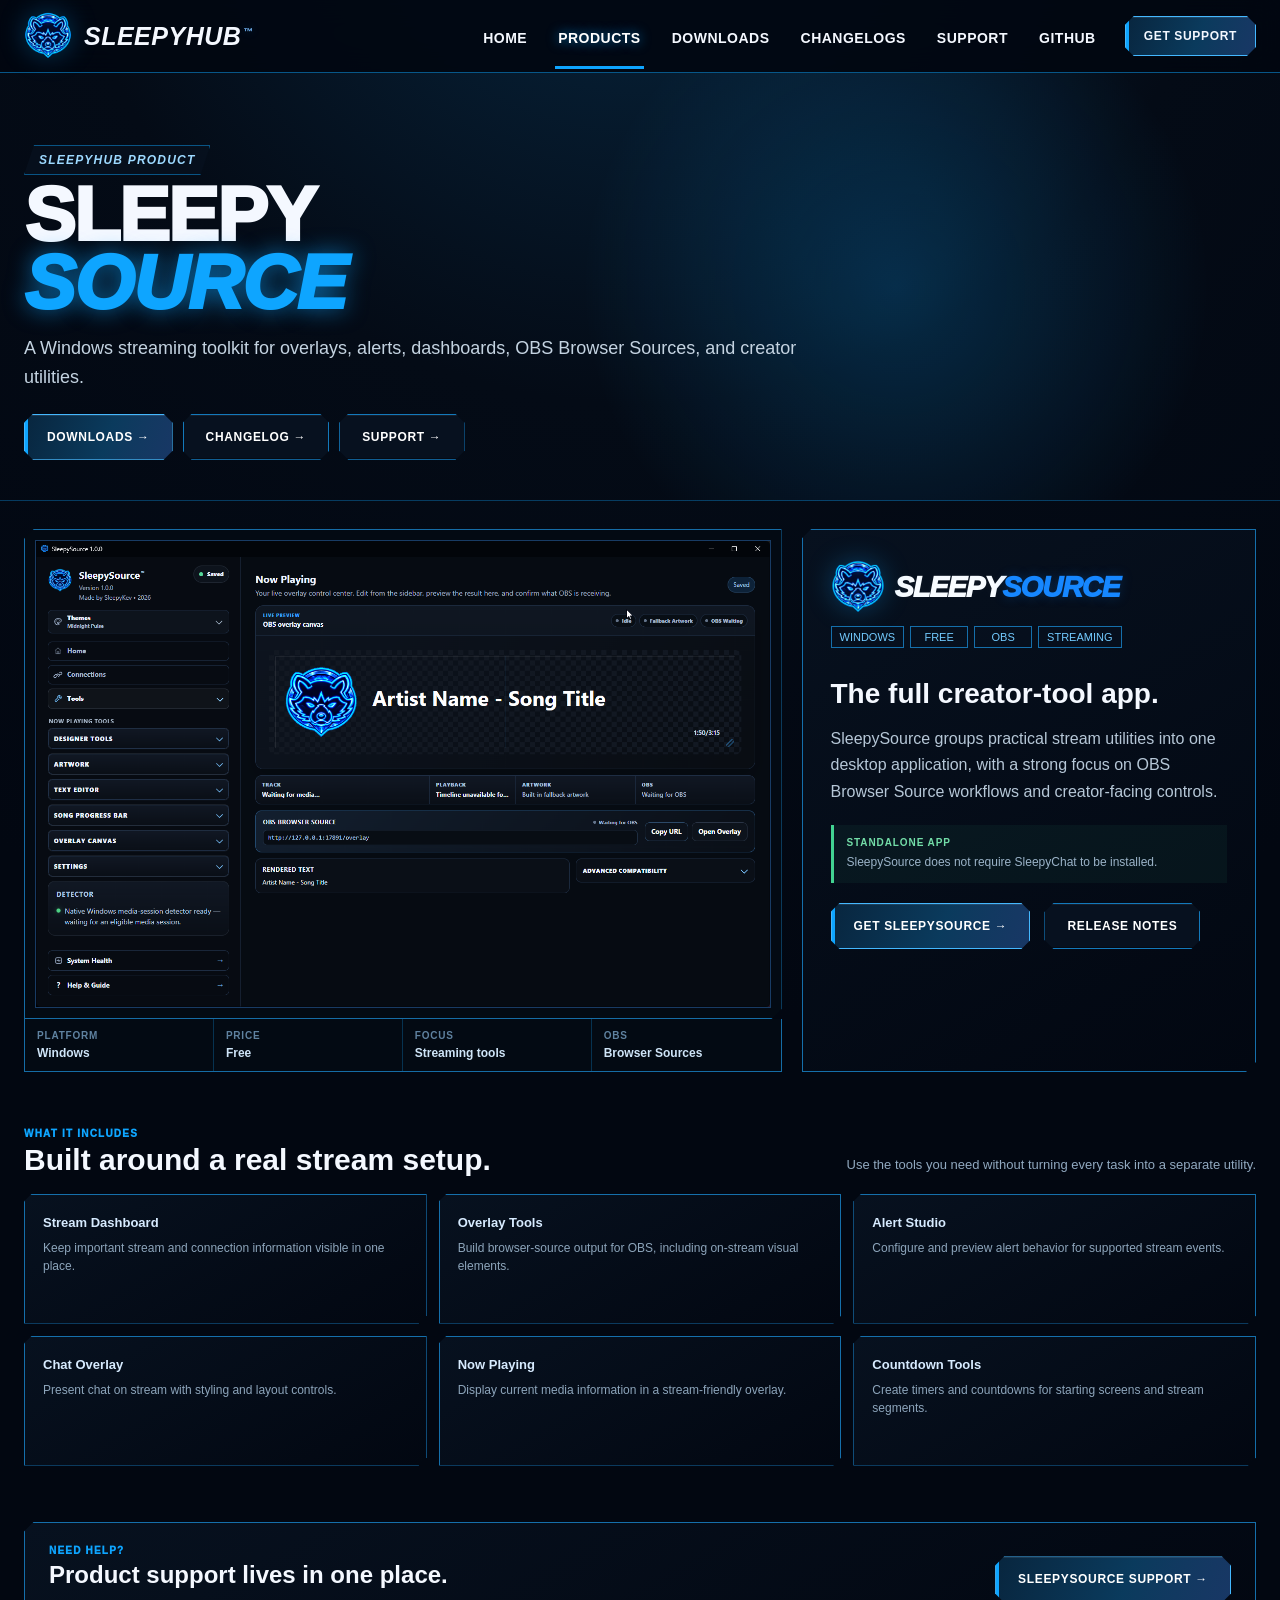
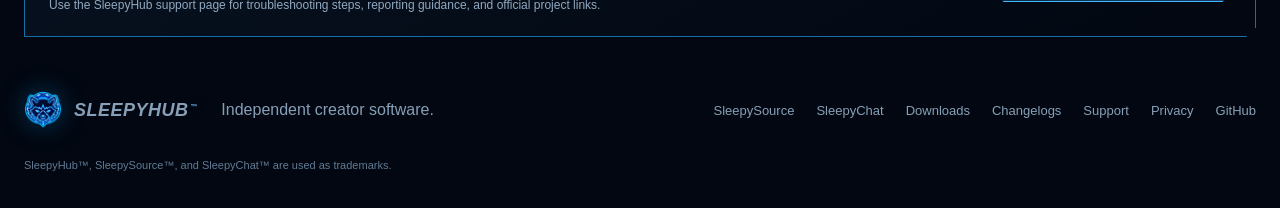
<file: sleepysource.html>
<!DOCTYPE html>

<html data-theme="blue" lang="en"><head><meta charset="utf-8"/><meta content="width=device-width,initial-scale=1" name="viewport"/><title>SleepySource — SleepyHub</title><meta content="Product details, downloads, changelogs and support information for SleepySource." name="description"/><link href="assets/images/favicon.png" rel="icon"/><meta content="SleepyHub" property="og:site_name"/><meta content="website" property="og:type"/><meta content="SleepySource — SleepyHub" property="og:title"/><meta content="Product details, downloads, changelogs and support information for SleepySource." property="og:description"/><meta content="summary" name="twitter:card"/><meta content="SleepySource — SleepyHub" name="twitter:title"/><meta content="Product details, downloads, changelogs and support information for SleepySource." name="twitter:description"/><meta content="#020711" name="theme-color"/><link href="https://sleepyhub.sleepyservices.workers.dev/sleepysource.html" rel="canonical"/><meta content="https://sleepyhub.sleepyservices.workers.dev/sleepysource.html" property="og:url"/><meta content="https://sleepyhub.sleepyservices.workers.dev/assets/images/themes/theme-blue.webp" property="og:image"/><meta content="SleepyHub raccoon logo" property="og:image:alt"/><meta content="https://sleepyhub.sleepyservices.workers.dev/assets/images/themes/theme-blue.webp" name="twitter:image"/><meta content="SleepyHub raccoon logo" name="twitter:image:alt"/><script src="assets/js/site-config.js"></script><script src="assets/js/theme-bootstrap.js"></script><script src="assets/js/site-meta.js"></script><link href="assets/css/app.css" rel="stylesheet"/></head><body><header class="topbar"><div class="wrap nav"><a class="brand" href="home.html"><img alt="SleepyHub raccoon logo" data-theme-logo="" src="assets/images/themes/theme-blue.webp"/><span>SLEEPYHUB<sup class="tm">™</sup></span></a><nav aria-label="Primary navigation" class="navlinks"><a href="home.html">HOME</a><a aria-current="page" class="active" href="home.html#products">PRODUCTS</a><a href="downloads.html">DOWNLOADS</a><a href="changelog.html">CHANGELOGS</a><a href="support.html">SUPPORT</a><a href="github.html">GITHUB</a></nav><a class="community" href="support.html">GET SUPPORT</a><button aria-expanded="false" aria-label="Open menu" class="menu-btn" type="button">MENU</button></div></header><main><section class="page-hero"><div class="wrap"><div class="eyebrow">SLEEPYHUB PRODUCT</div><h1>SLEEPY<span class="brush">SOURCE</span></h1><p>A Windows streaming toolkit for overlays, alerts, dashboards, OBS Browser Sources, and creator utilities.</p><div class="page-actions"><a class="btn primary" href="downloads.html#sleepysource">DOWNLOADS →</a><a class="btn" href="changelog.html#sleepysource">CHANGELOG →</a><a class="btn" href="support.html#sleepysource-support">SUPPORT →</a></div></div></section>
<section class="section"><div class="wrap"><div class="product-detail-grid"><article class="product-showcase"><div class="product-shot"><img alt="SleepySource application interface" src="assets/images/sleepysource-app.png"/></div><div class="quick-facts"><div class="quick-fact"><span>PLATFORM</span><strong>Windows</strong></div><div class="quick-fact"><span>PRICE</span><strong>Free</strong></div><div class="quick-fact"><span>FOCUS</span><strong>Streaming tools</strong></div><div class="quick-fact"><span>OBS</span><strong>Browser Sources</strong></div></div></article><aside class="content-card product-summary"><div class="product-wordmark detail-wordmark"><img alt="" class="wordmark-raccoon" data-theme-logo="" src="assets/images/themes/theme-blue.webp"/><span class="wordmark-text"><span class="wordmark-sleepy">SLEEPY</span><span class="wordmark-accent">SOURCE</span></span></div><span class="tag">Windows</span><span class="tag">Free</span><span class="tag">OBS</span><span class="tag">Streaming</span><h2>The full creator-tool app.</h2><p>SleepySource groups practical stream utilities into one desktop application, with a strong focus on OBS Browser Source workflows and creator-facing controls.</p><div class="independent-note"><strong>STANDALONE APP</strong><span>SleepySource does not require SleepyChat to be installed.</span></div><div class="actions"><a class="btn primary" href="downloads.html#sleepysource">GET SLEEPYSOURCE →</a><a class="btn" href="changelog.html#sleepysource">RELEASE NOTES</a></div></aside></div></div></section>
<section class="section"><div class="wrap"><div class="section-head"><div><span class="section-kicker">WHAT IT INCLUDES</span><h2 class="section-title">Built around a real stream setup.</h2></div><p>Use the tools you need without turning every task into a separate utility.</p></div><div class="capability-grid"><article class="capability-card"><strong>Stream Dashboard</strong><p>Keep important stream and connection information visible in one place.</p></article><article class="capability-card"><strong>Overlay Tools</strong><p>Build browser-source output for OBS, including on-stream visual elements.</p></article><article class="capability-card"><strong>Alert Studio</strong><p>Configure and preview alert behavior for supported stream events.</p></article><article class="capability-card"><strong>Chat Overlay</strong><p>Present chat on stream with styling and layout controls.</p></article><article class="capability-card"><strong>Now Playing</strong><p>Display current media information in a stream-friendly overlay.</p></article><article class="capability-card"><strong>Countdown Tools</strong><p>Create timers and countdowns for starting screens and stream segments.</p></article></div></div></section>
<section class="section"><div class="wrap"><div class="support-callout"><div><span class="section-kicker">NEED HELP?</span><h2>Product support lives in one place.</h2><p>Use the SleepyHub support page for troubleshooting steps, reporting guidance, and official project links.</p></div><a class="btn primary" href="support.html#sleepysource-support">SLEEPYSOURCE SUPPORT →</a></div></div></section></main><footer class="footer"><div class="wrap footer-grid"><a class="brand" href="home.html"><img alt="" data-theme-logo="" src="assets/images/themes/theme-blue.webp"/><span>SLEEPYHUB<sup class="tm">™</sup></span></a><span>Independent creator software.</span><nav aria-label="Footer navigation" class="footer-links"><a href="sleepysource.html">SleepySource</a><a href="sleepychat.html">SleepyChat</a><a href="downloads.html">Downloads</a><a href="changelog.html">Changelogs</a><a href="support.html">Support</a><a href="privacy.html">Privacy</a><a href="github.html">GitHub</a></nav><div class="trademark-note">SleepyHub™, SleepySource™, and SleepyChat™ are used as trademarks.</div></div></footer><script src="assets/js/app.js"></script></body></html>
</file>
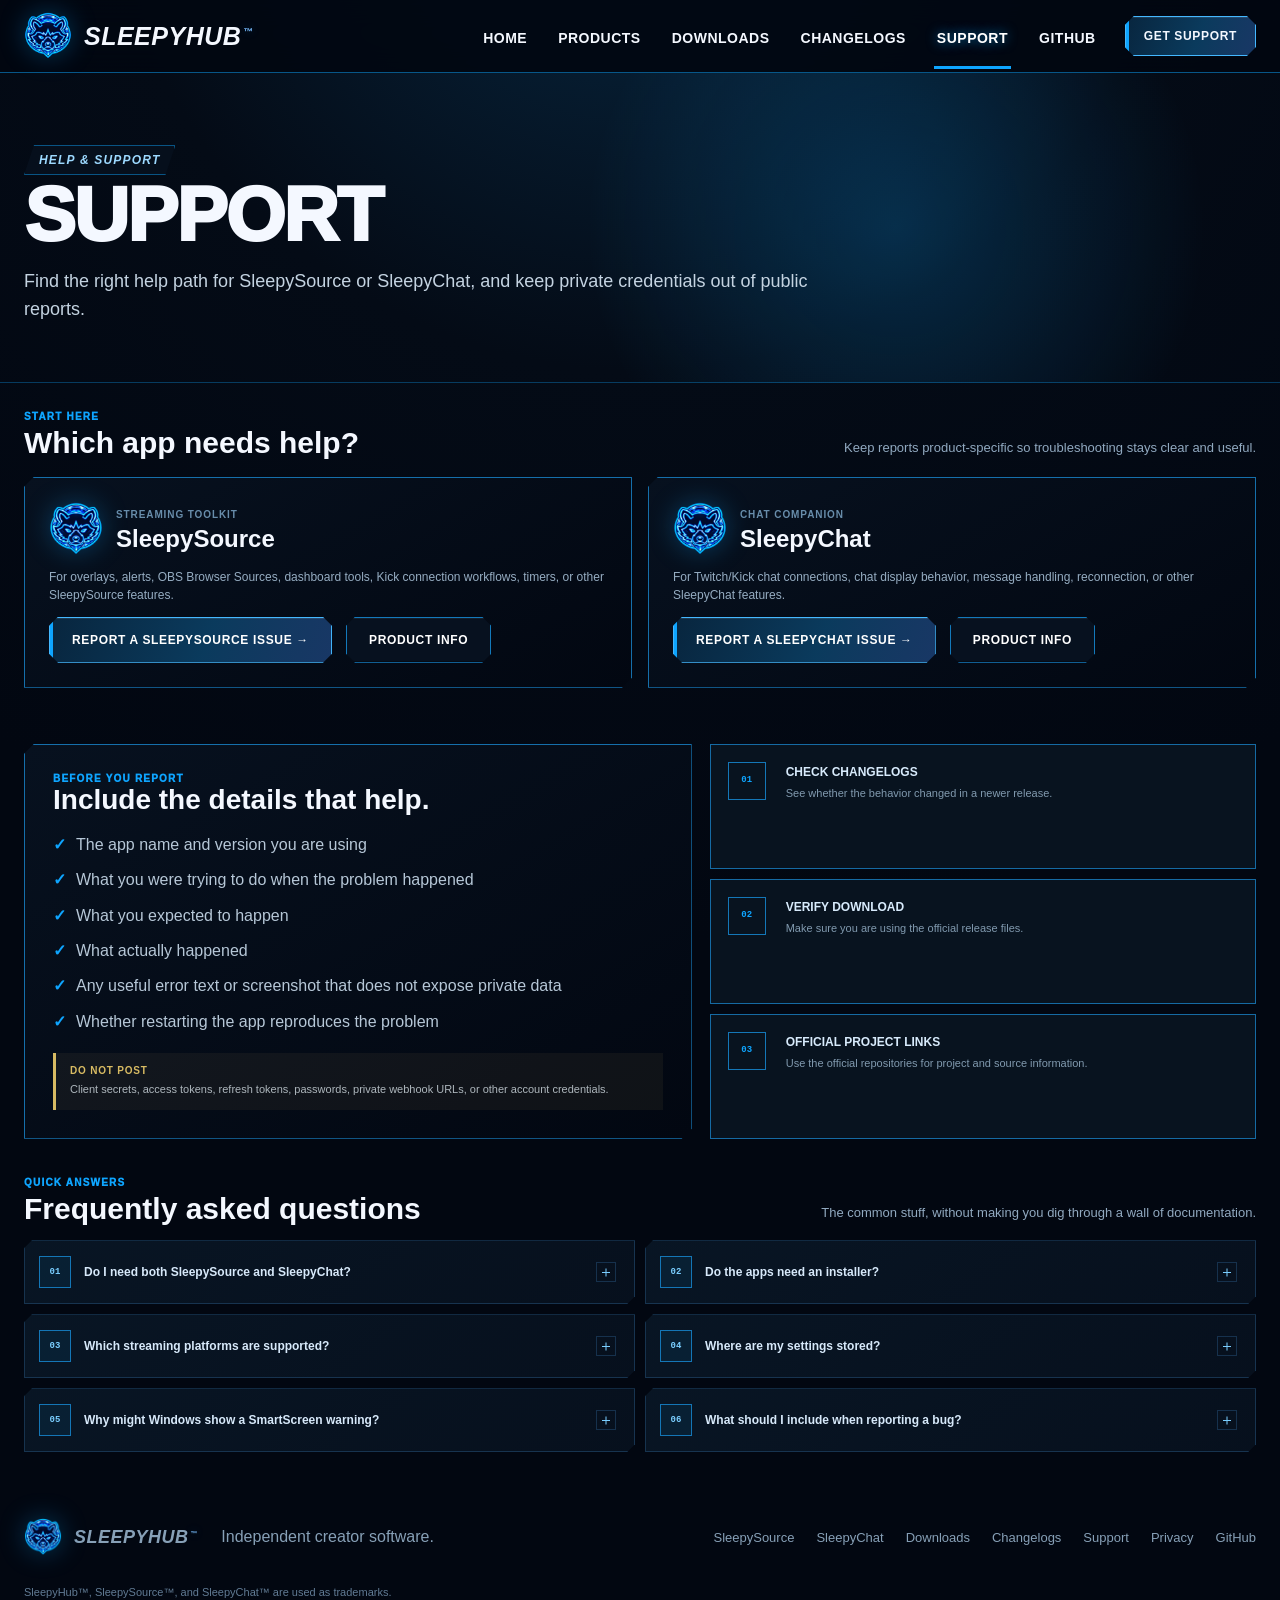
<file: support.html>
<!DOCTYPE html>

<html data-theme="blue" lang="en"><head><meta charset="utf-8"/><meta content="width=device-width,initial-scale=1" name="viewport"/><title>Support — SleepyHub</title><meta content="Support, troubleshooting and official project links for SleepySource and SleepyChat." name="description"/><link href="assets/images/favicon.png" rel="icon"/><meta content="SleepyHub" property="og:site_name"/><meta content="website" property="og:type"/><meta content="Support — SleepyHub" property="og:title"/><meta content="Support, troubleshooting and official project links for SleepySource and SleepyChat." property="og:description"/><meta content="summary" name="twitter:card"/><meta content="Support — SleepyHub" name="twitter:title"/><meta content="Support, troubleshooting and official project links for SleepySource and SleepyChat." name="twitter:description"/><meta content="#020711" name="theme-color"/><link href="https://sleepyhub.sleepyservices.workers.dev/support.html" rel="canonical"/><meta content="https://sleepyhub.sleepyservices.workers.dev/support.html" property="og:url"/><meta content="https://sleepyhub.sleepyservices.workers.dev/assets/images/themes/theme-blue.webp" property="og:image"/><meta content="SleepyHub raccoon logo" property="og:image:alt"/><meta content="https://sleepyhub.sleepyservices.workers.dev/assets/images/themes/theme-blue.webp" name="twitter:image"/><meta content="SleepyHub raccoon logo" name="twitter:image:alt"/><script src="assets/js/site-config.js"></script><script src="assets/js/theme-bootstrap.js"></script><script src="assets/js/site-meta.js"></script><link href="assets/css/app.css" rel="stylesheet"/></head><body><header class="topbar"><div class="wrap nav"><a class="brand" href="home.html"><img alt="SleepyHub raccoon logo" data-theme-logo="" src="assets/images/themes/theme-blue.webp"/><span>SLEEPYHUB<sup class="tm">™</sup></span></a><nav aria-label="Primary navigation" class="navlinks"><a href="home.html">HOME</a><a href="home.html#products">PRODUCTS</a><a href="downloads.html">DOWNLOADS</a><a href="changelog.html">CHANGELOGS</a><a aria-current="page" class="active" href="support.html">SUPPORT</a><a href="github.html">GITHUB</a></nav><a class="community" href="support.html">GET SUPPORT</a><button aria-expanded="false" aria-label="Open menu" class="menu-btn" type="button">MENU</button></div></header><main><section class="page-hero"><div class="wrap"><div class="eyebrow">HELP &amp; SUPPORT</div><h1>SUPPORT</h1><p>Find the right help path for SleepySource or SleepyChat, and keep private credentials out of public reports.</p></div></section>
<section class="section"><div class="wrap"><div class="section-head"><div><span class="section-kicker">START HERE</span><h2 class="section-title">Which app needs help?</h2></div><p>Keep reports product-specific so troubleshooting stays clear and useful.</p></div><div class="support-product-grid"><article class="support-product" id="sleepysource-support"><div class="support-product-head"><img alt="" data-theme-logo="" src="assets/images/themes/theme-blue.webp"/><div><span>STREAMING TOOLKIT</span><h2>SleepySource</h2></div></div><p>For overlays, alerts, OBS Browser Sources, dashboard tools, Kick connection workflows, timers, or other SleepySource features.</p><div class="actions"><a class="btn primary" data-link-key="sleepysourceIssue" href="https://github.com/SleepyKevy/SleepySource/issues/new" rel="noopener noreferrer" target="_blank">REPORT A SLEEPYSOURCE ISSUE →</a><a class="btn" href="sleepysource.html">PRODUCT INFO</a></div></article><article class="support-product" id="sleepychat-support"><div class="support-product-head"><img alt="" data-theme-logo="" src="assets/images/themes/theme-blue.webp"/><div><span>CHAT COMPANION</span><h2>SleepyChat</h2></div></div><p>For Twitch/Kick chat connections, chat display behavior, message handling, reconnection, or other SleepyChat features.</p><div class="actions"><a class="btn primary" data-link-key="sleepychatIssue" href="https://github.com/SleepyKevy/SleepyChat/issues/new" rel="noopener noreferrer" target="_blank">REPORT A SLEEPYCHAT ISSUE →</a><a class="btn" href="sleepychat.html">PRODUCT INFO</a></div></article></div></div></section>
<section class="section"><div class="wrap"><div class="support-layout"><article class="content-card"><span class="section-kicker">BEFORE YOU REPORT</span><h2>Include the details that help.</h2><ul class="checklist"><li>The app name and version you are using</li><li>What you were trying to do when the problem happened</li><li>What you expected to happen</li><li>What actually happened</li><li>Any useful error text or screenshot that does not expose private data</li><li>Whether restarting the app reproduces the problem</li></ul><div class="privacy-warning"><strong>DO NOT POST</strong><span>Client secrets, access tokens, refresh tokens, passwords, private webhook URLs, or other account credentials.</span></div></article><aside class="support-paths"><a class="support-path" href="changelog.html"><span>01</span><div><strong>CHECK CHANGELOGS</strong><p>See whether the behavior changed in a newer release.</p></div></a><a class="support-path" href="downloads.html"><span>02</span><div><strong>VERIFY DOWNLOAD</strong><p>Make sure you are using the official release files.</p></div></a><a class="support-path" href="github.html"><span>03</span><div><strong>OFFICIAL PROJECT LINKS</strong><p>Use the official repositories for project and source information.</p></div></a></aside></div></div></section>
<section class="section support-faq-section" id="faq">
<div class="wrap">
<div class="section-head faq-section-head">
<div><span class="section-kicker">QUICK ANSWERS</span><h2 class="section-title">Frequently asked questions</h2></div>
<p>The common stuff, without making you dig through a wall of documentation.</p>
</div>
<div class="faq-grid">
<details class="faq-item">
<summary><span class="faq-number">01</span><span>Do I need both SleepySource and SleepyChat?</span><span aria-hidden="true" class="faq-toggle"></span></summary>
<div class="faq-answer"><p>No. They are separate standalone apps. Use only the one you want, or run both if they fit your setup.</p></div>
</details>
<details class="faq-item">
<summary><span class="faq-number">02</span><span>Do the apps need an installer?</span><span aria-hidden="true" class="faq-toggle"></span></summary>
<div class="faq-answer"><p>No installer is required for the current releases. Download the official ZIP, extract it to a normal writable folder, and run the application from there.</p></div>
</details>
<details class="faq-item">
<summary><span class="faq-number">03</span><span>Which streaming platforms are supported?</span><span aria-hidden="true" class="faq-toggle"></span></summary>
<div class="faq-answer"><p>SleepyChat combines Twitch and Kick chat. SleepySource provides OBS and creator tools, with its connected account and event features currently centered on Kick.</p></div>
</details>
<details class="faq-item">
<summary><span class="faq-number">04</span><span>Where are my settings stored?</span><span aria-hidden="true" class="faq-toggle"></span></summary>
<div class="faq-answer"><p>The apps keep their local data beside the application in their own data folders. Keep those data folders with the app if you move an already configured copy.</p></div>
</details>
<details class="faq-item">
<summary><span class="faq-number">05</span><span>Why might Windows show a SmartScreen warning?</span><span aria-hidden="true" class="faq-toggle"></span></summary>
<div class="faq-answer"><p>The current Windows builds are unsigned, so Windows may warn on first launch. Download only from the official SleepyHub links and use the VirusTotal and SHA-256 verification information on the Downloads page.</p></div>
</details>
<details class="faq-item">
<summary><span class="faq-number">06</span><span>What should I include when reporting a bug?</span><span aria-hidden="true" class="faq-toggle"></span></summary>
<div class="faq-answer"><p>Include the app name and version, what you were doing, what you expected, what actually happened, and any useful error text or safe screenshot. Never post passwords, tokens, client secrets, or private webhook URLs.</p></div>
</details>
</div>
</div>
</section></main><footer class="footer"><div class="wrap footer-grid"><a class="brand" href="home.html"><img alt="" data-theme-logo="" src="assets/images/themes/theme-blue.webp"/><span>SLEEPYHUB<sup class="tm">™</sup></span></a><span>Independent creator software.</span><nav aria-label="Footer navigation" class="footer-links"><a href="sleepysource.html">SleepySource</a><a href="sleepychat.html">SleepyChat</a><a href="downloads.html">Downloads</a><a href="changelog.html">Changelogs</a><a href="support.html">Support</a><a href="privacy.html">Privacy</a><a href="github.html">GitHub</a></nav><div class="trademark-note">SleepyHub™, SleepySource™, and SleepyChat™ are used as trademarks.</div></div></footer><script src="assets/js/app.js"></script></body></html>
</file>
<file: assets/css/app.css>
@import url("./parts/00.css");
@import url("./parts/01.css");
@import url("./parts/02.css");
@import url("./parts/03.css");
@import url("./parts/04.css");
@import url("./parts/05.css");
@import url("./parts/06.css");
@import url("./parts/07.css");
@import url("./parts/08.css");
@import url("./parts/09.css");
@import url("./parts/10.css");
@import url("./parts/11.css");
</file>
